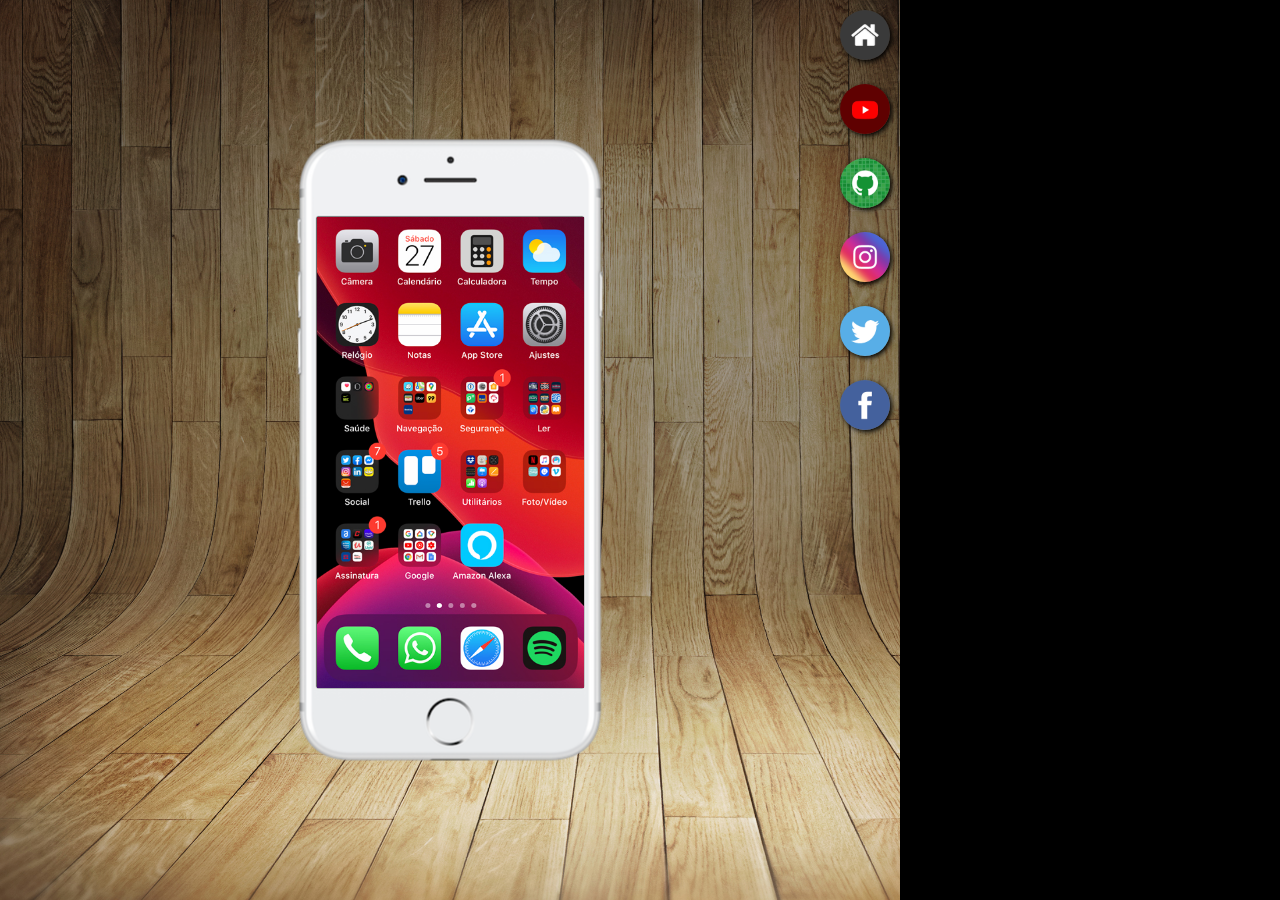
<file: index.html>
<!DOCTYPE html>
<html lang="pt-br">
<head>
    <meta charset="UTF-8">
    <meta name="viewport" content="width=device-width, initial-scale=1.0">
    <link rel="shortcut icon" href="favicon.ico" type="image/x-icon">
    <link rel="stylesheet" href="estilos/style.css">
    <title>Redes Sociais</title>
</head>
<body>
    <main>
        <section id="telefone">
            <iframe src="home.html" name="tela" id="tela" frameborder="0">
                Seu navegador não é compatível com isso.
            </iframe>
        </section>
        <section id="redes-sociais">
            <a href="home.html" target="tela"><img src="imagens/logo-home.jpg" alt="home"></a><br>
            <a href="youtube.html" target="tela"><img src="imagens/logo-youtube.jpg" alt="youtube"></a><br>
            <a href="github.html" target="tela"><img src="imagens/logo-github.jpg" alt="github"></a><br>
            <a href="instagram.html" target="tela"><img src="imagens/logo-instagram.jpg" alt="instagram"></a><br>
            <a href="twitter.html" target="tela"><img src="imagens/logo-twitter.jpg" alt="twitter"></a><br>
            <a href="facebook.html" target="tela"><img src="imagens/logo-facebook.jpg" alt="facebook"></a><br>
        </section>
    </main>
</body>
</html>
</file>
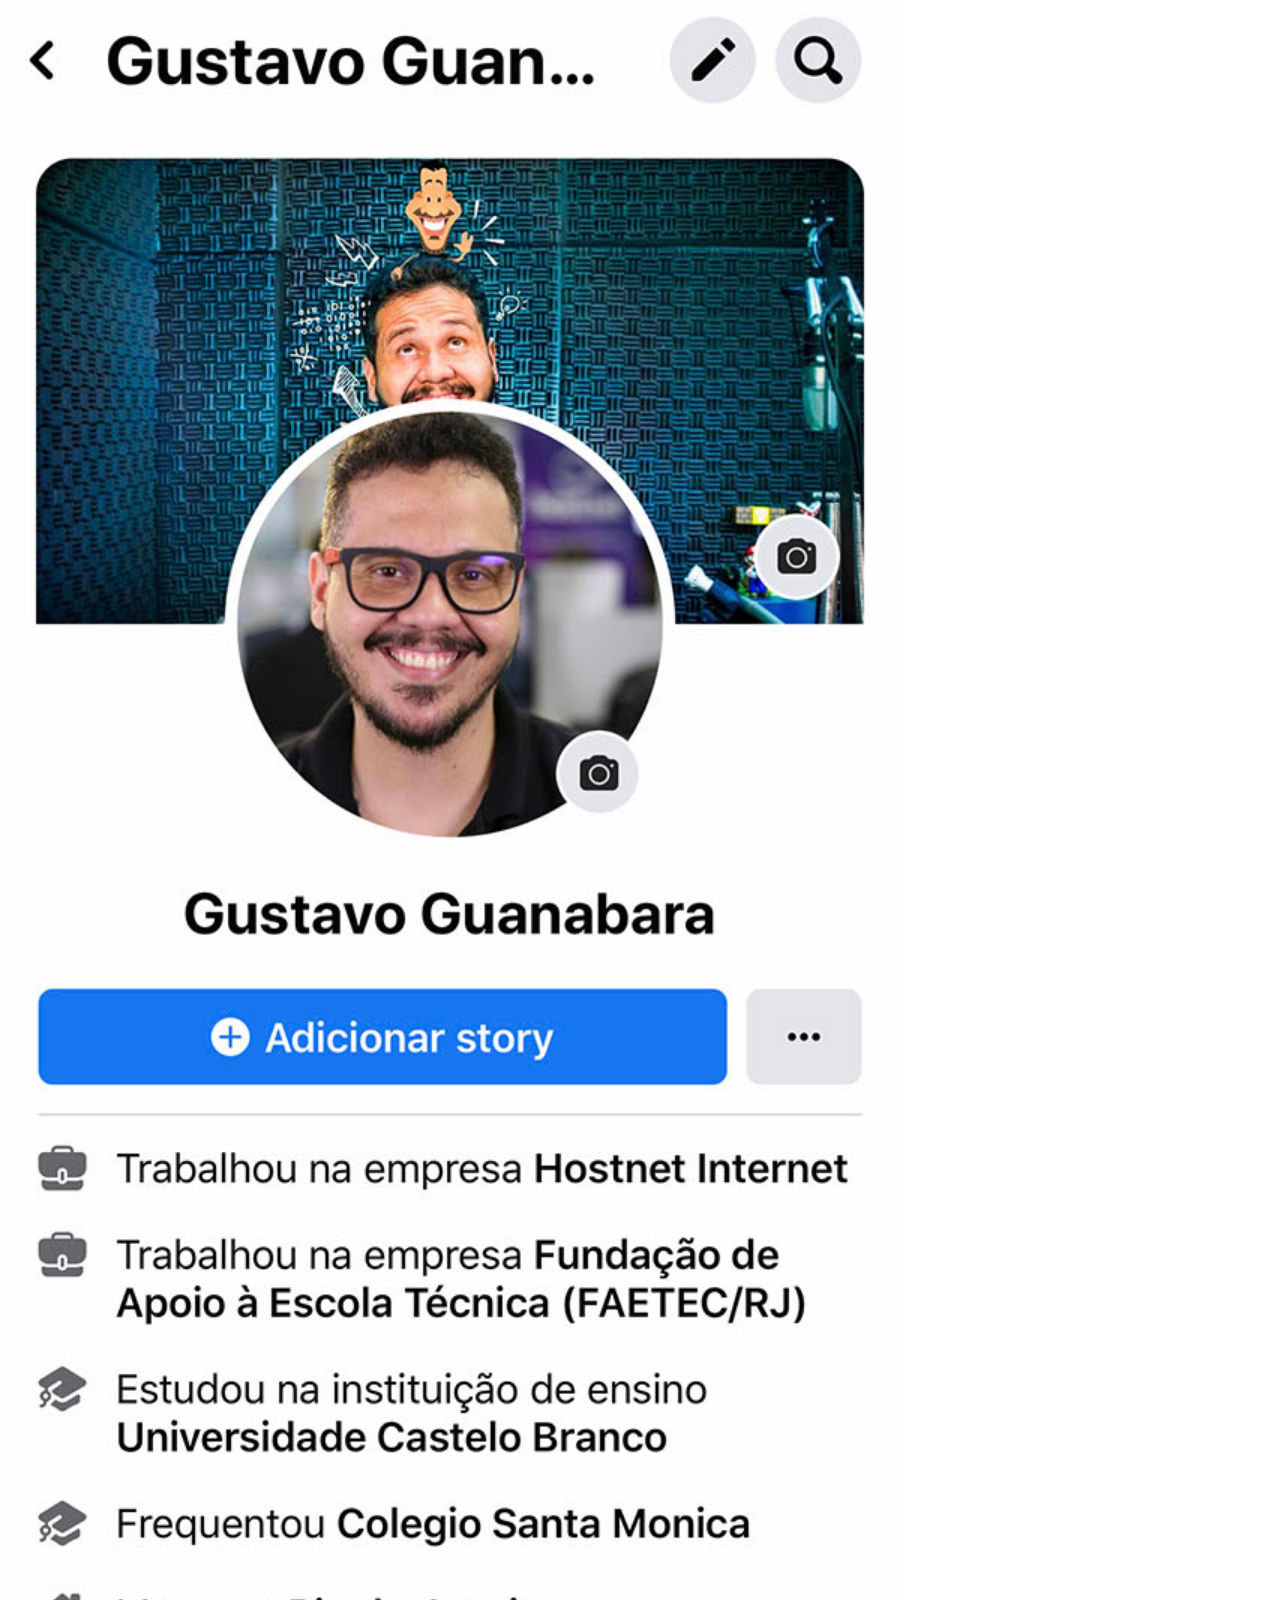
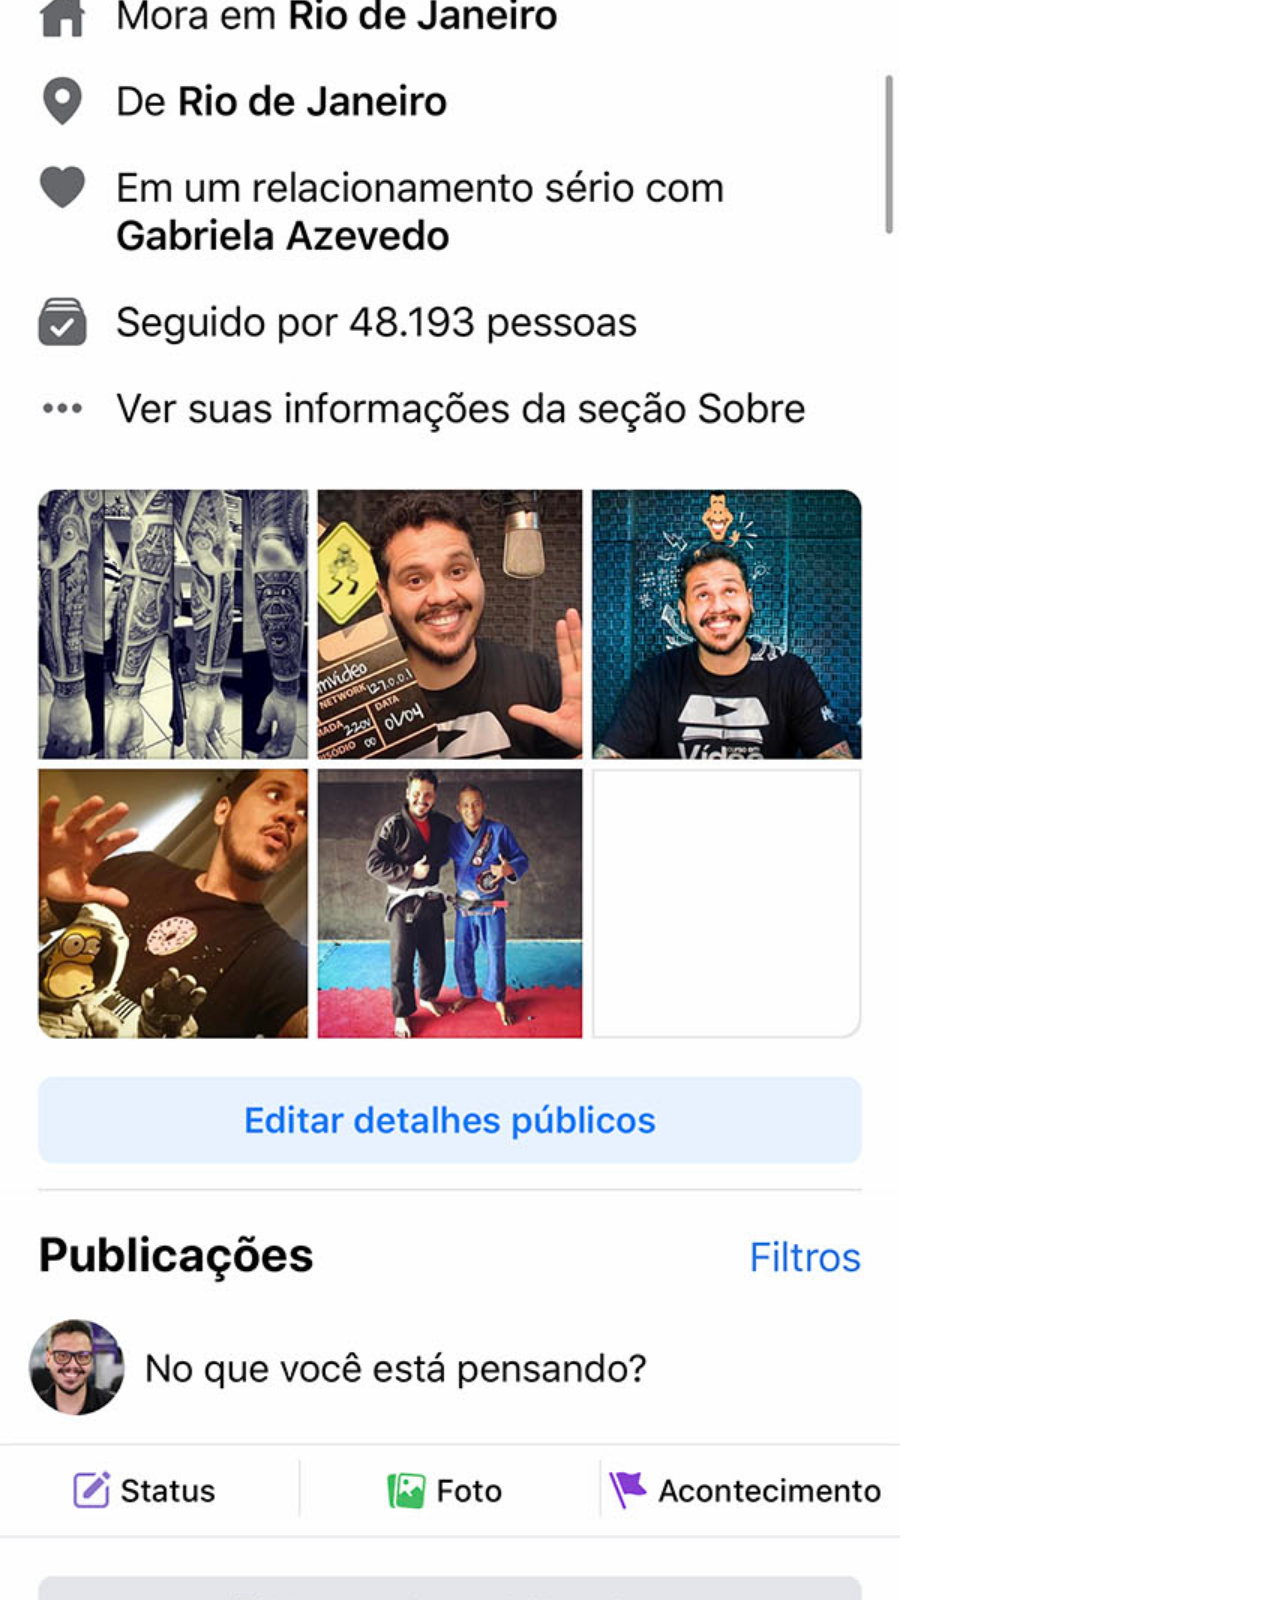
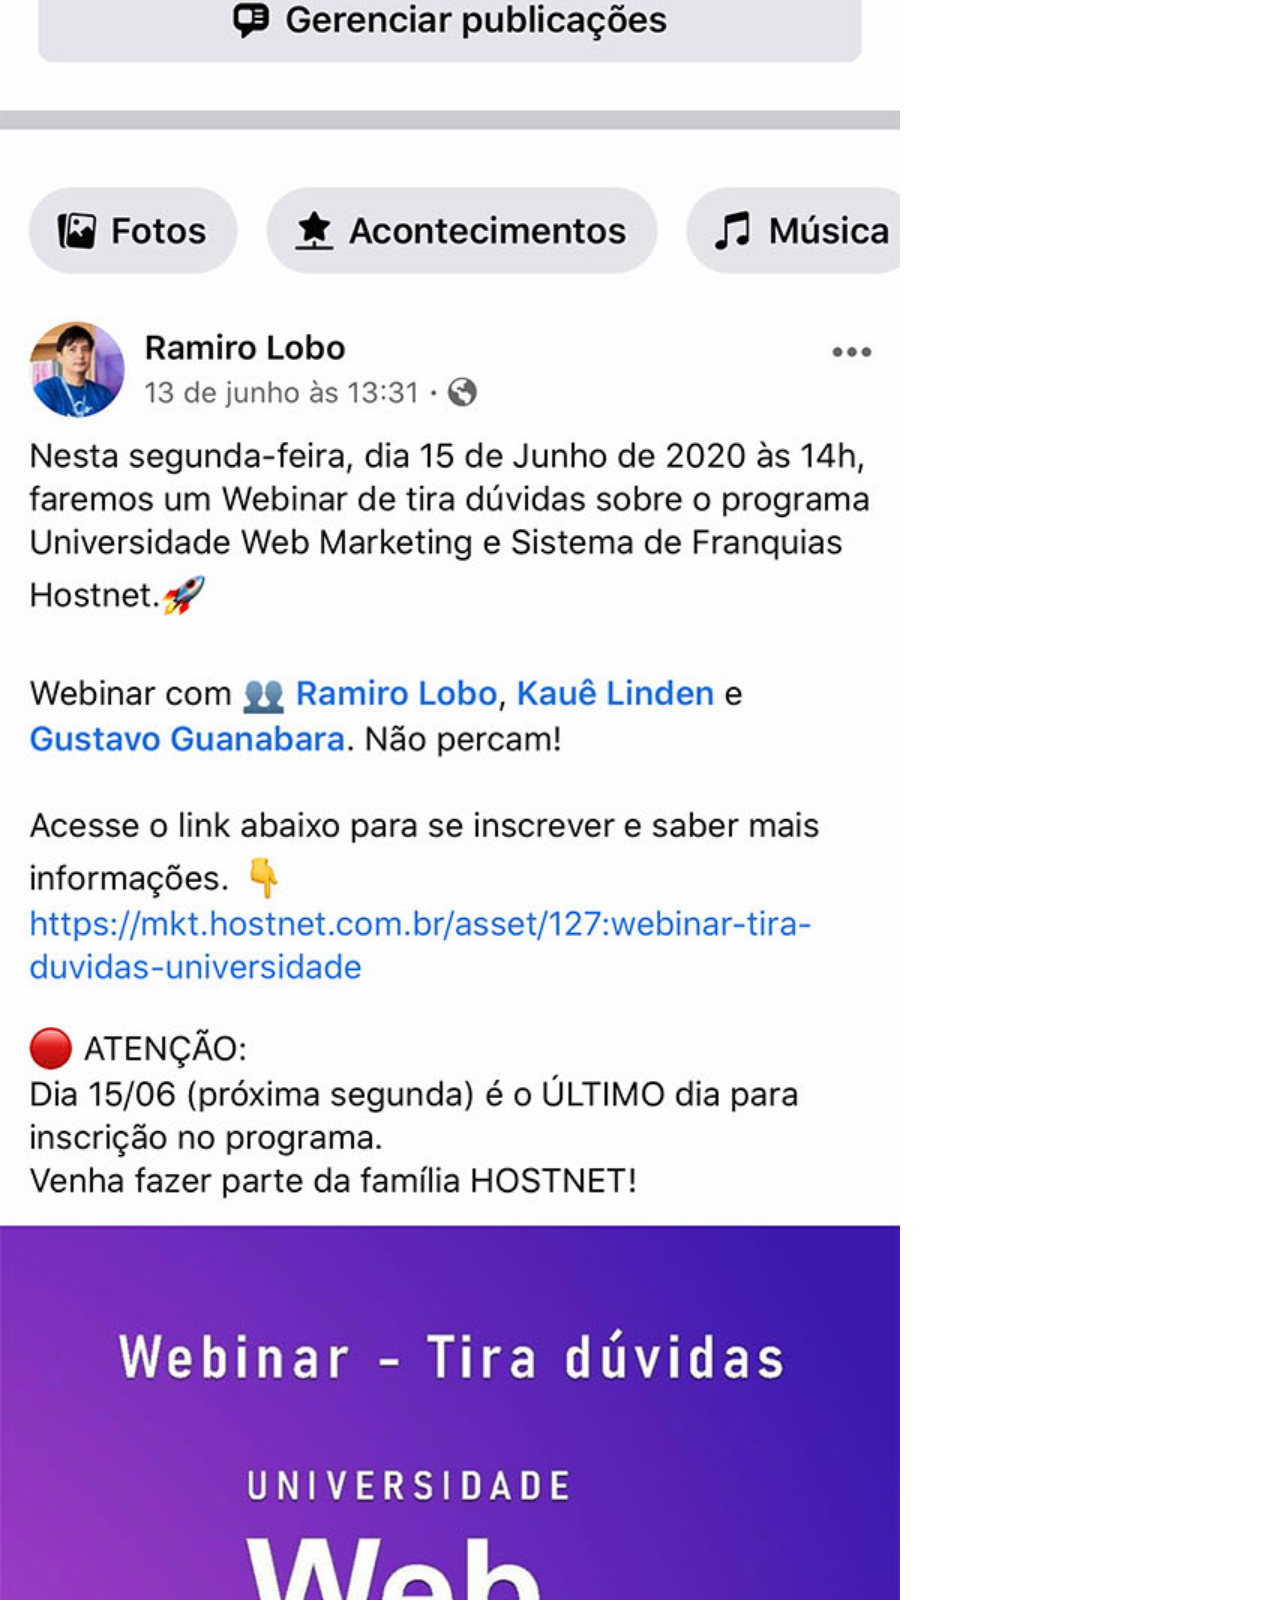
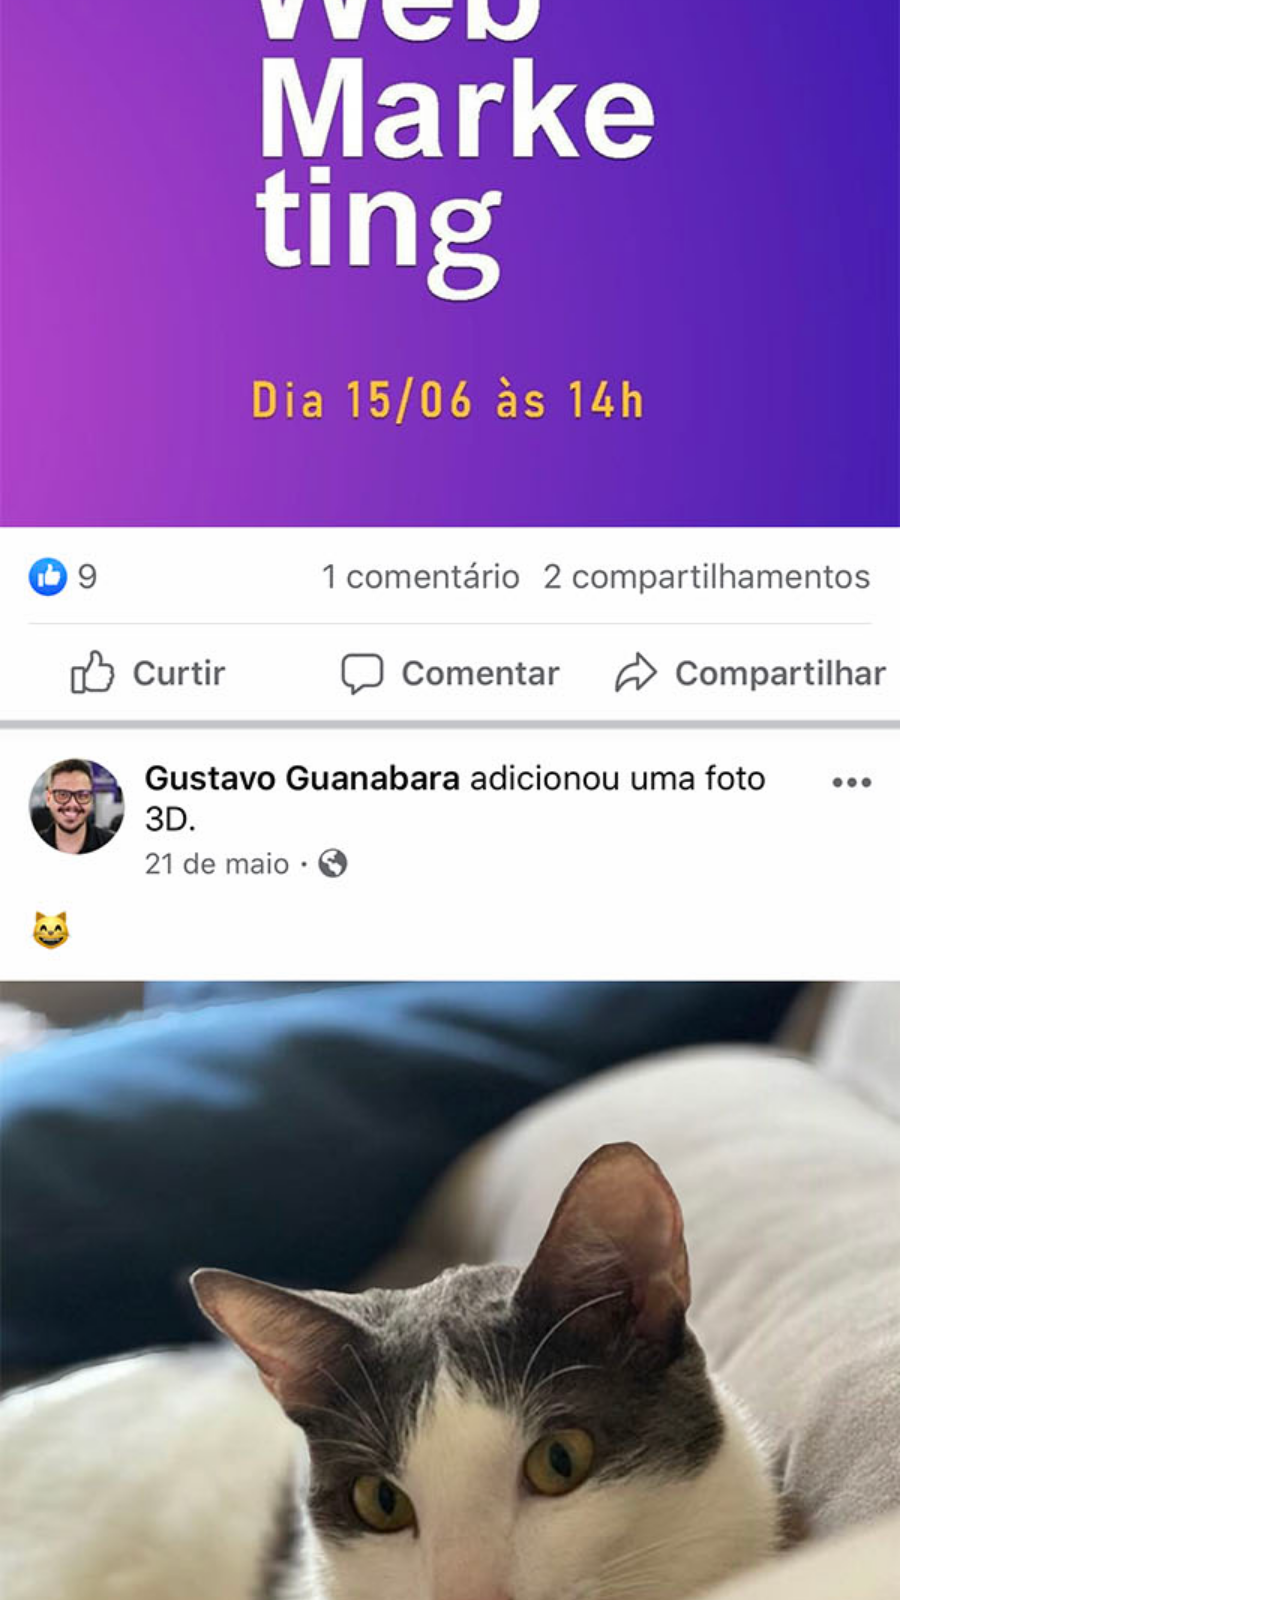
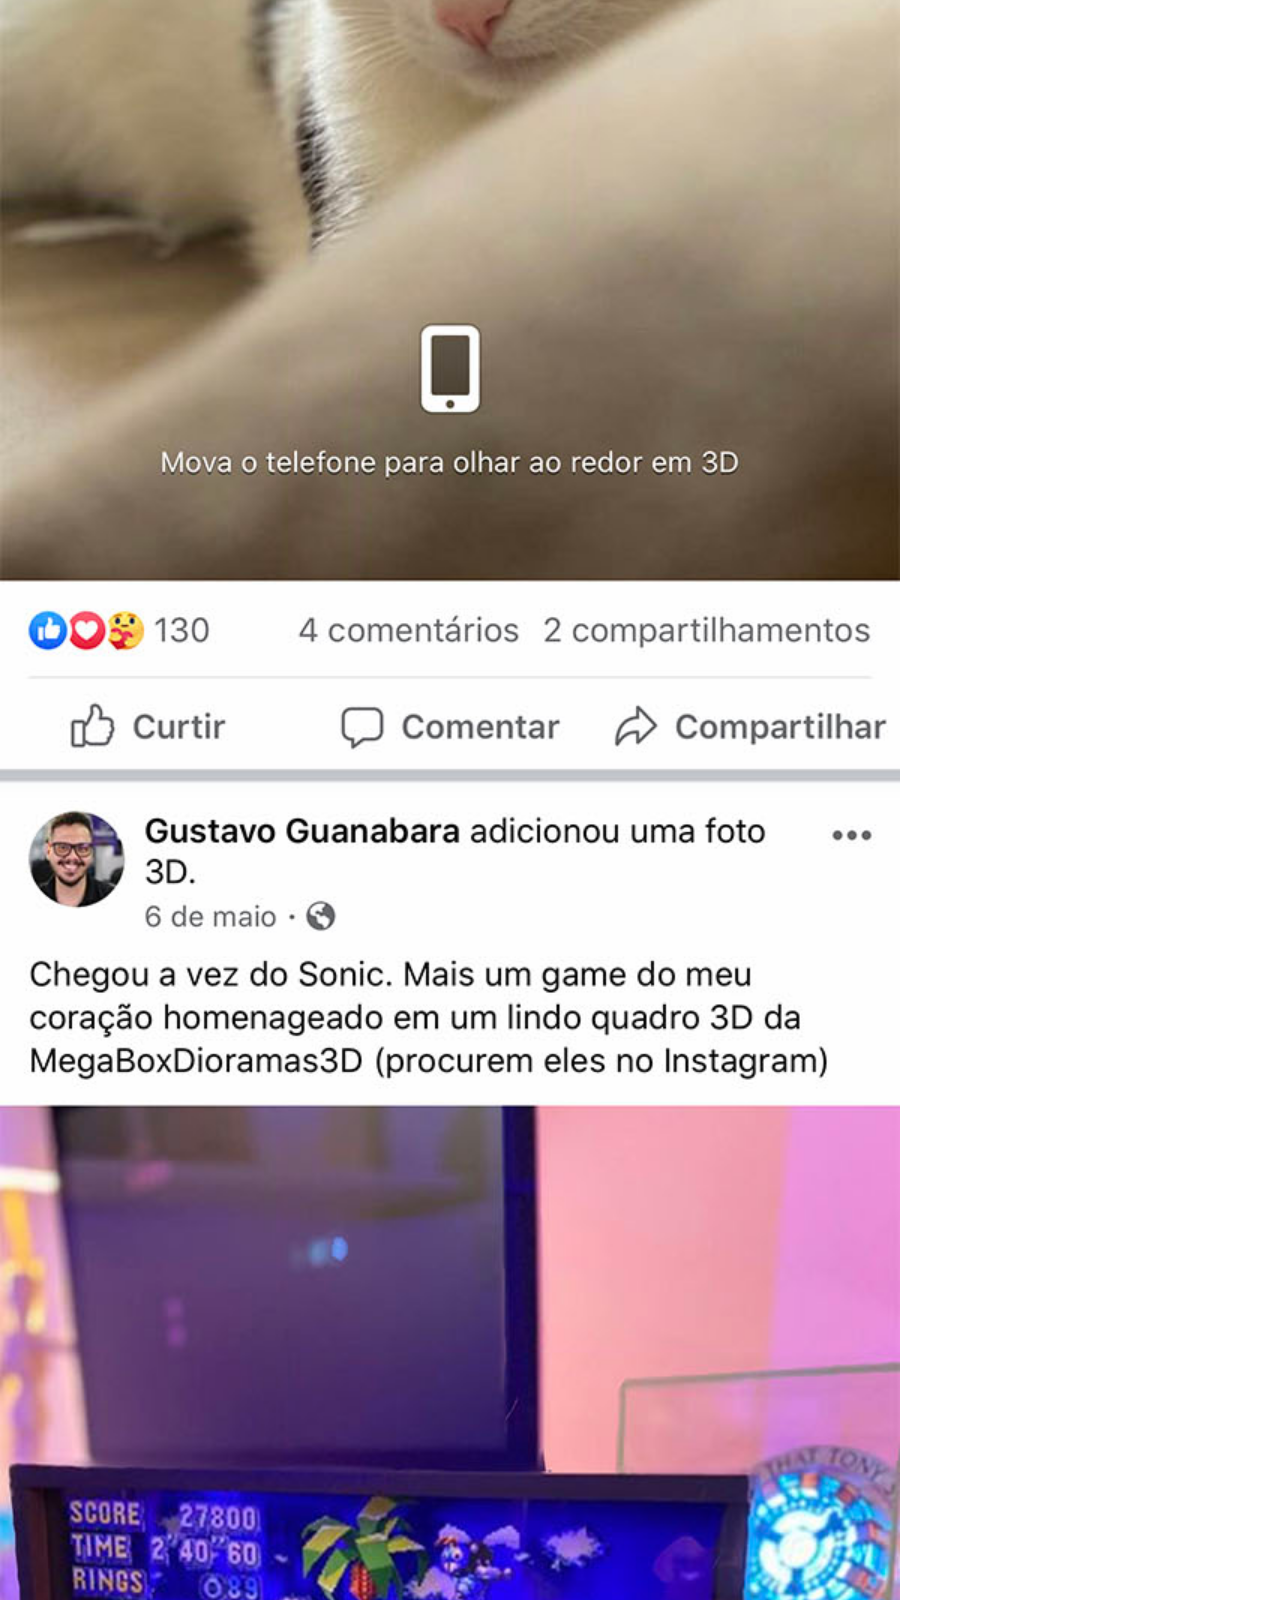
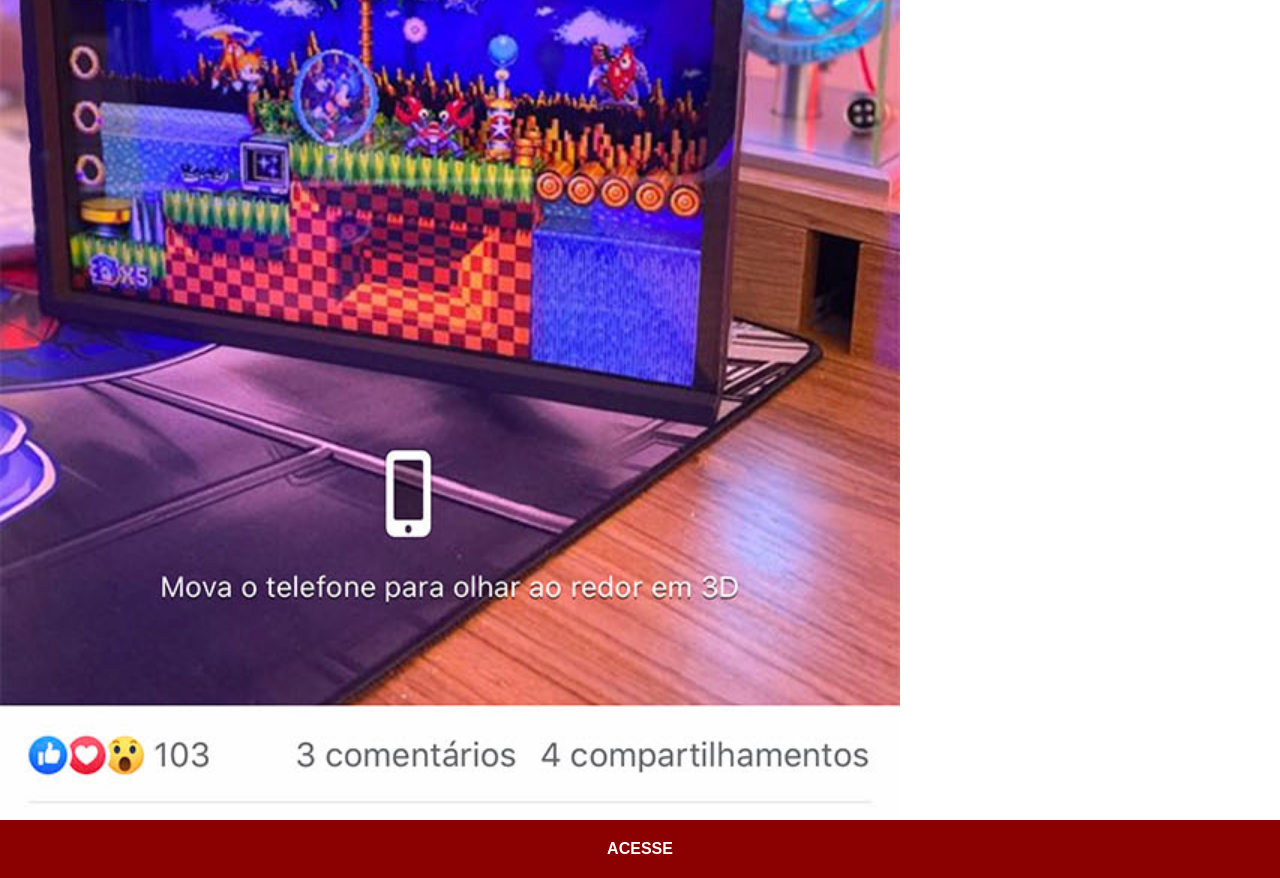
<file: facebook.html>
<!DOCTYPE html>
<html lang="pt-br">
<head>
    <meta charset="UTF-8">
    <meta name="viewport" content="width=device-width, initial-scale=1.0">
    <title>Facebook</title>
    <link rel="stylesheet" href="estilos/social.css">
</head>
<body>
    <img src="imagens/tela-facebook.jpg" alt="facebook">
    <a href="https://www.bing.com/ck/a?!&&p=a64a0b52bba3e13f475174df7dd69cb9c8c4a71013e3e906eace681cbf86d0ecJmltdHM9MTc3OTMyMTYwMA&ptn=3&ver=2&hsh=4&fclid=1220b5b5-e20b-6c87-1b92-a34ee35f6d19&psq=gustavo+guanabara+facebook&u=a1aHR0cHM6Ly93d3cuZmFjZWJvb2suY29tL2d1c3Rhdm9ndWFuYWJhcmEv" target="_blank">ACESSE</a>
</body>
</html>
</file>
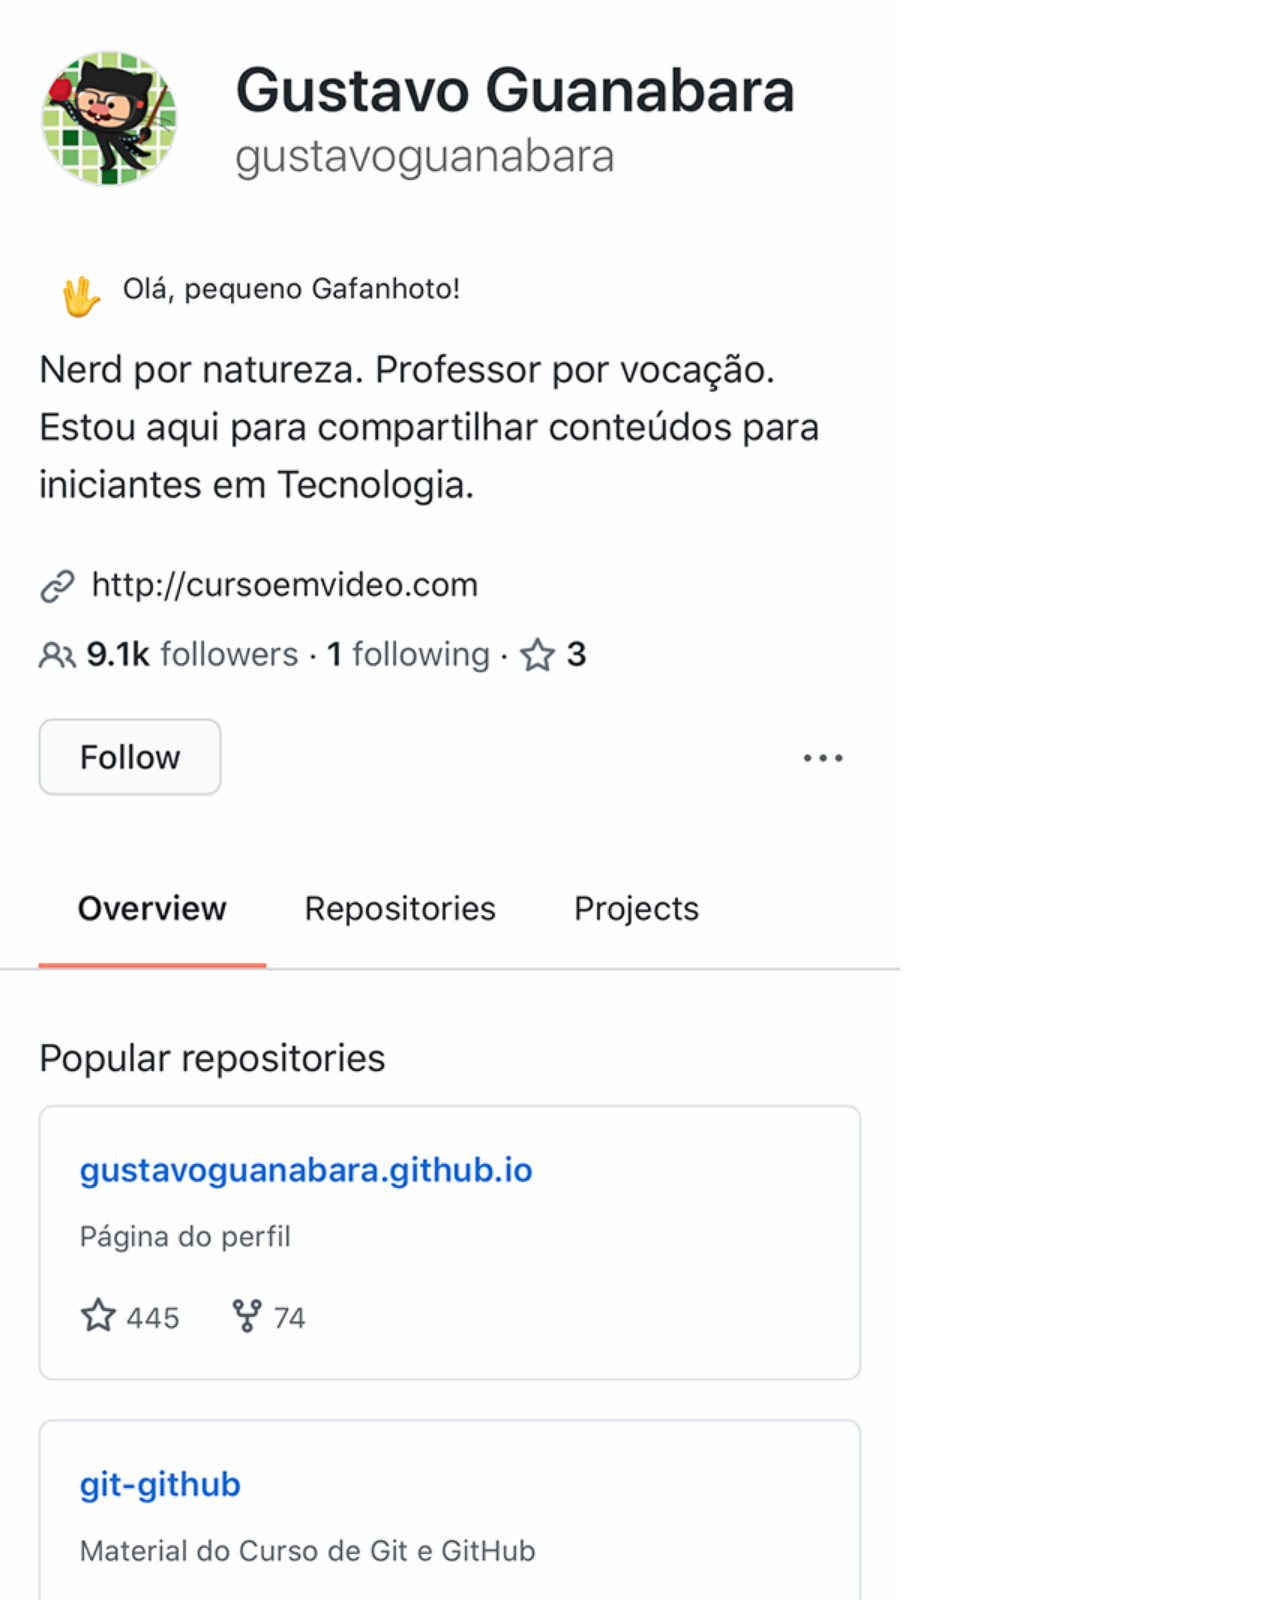
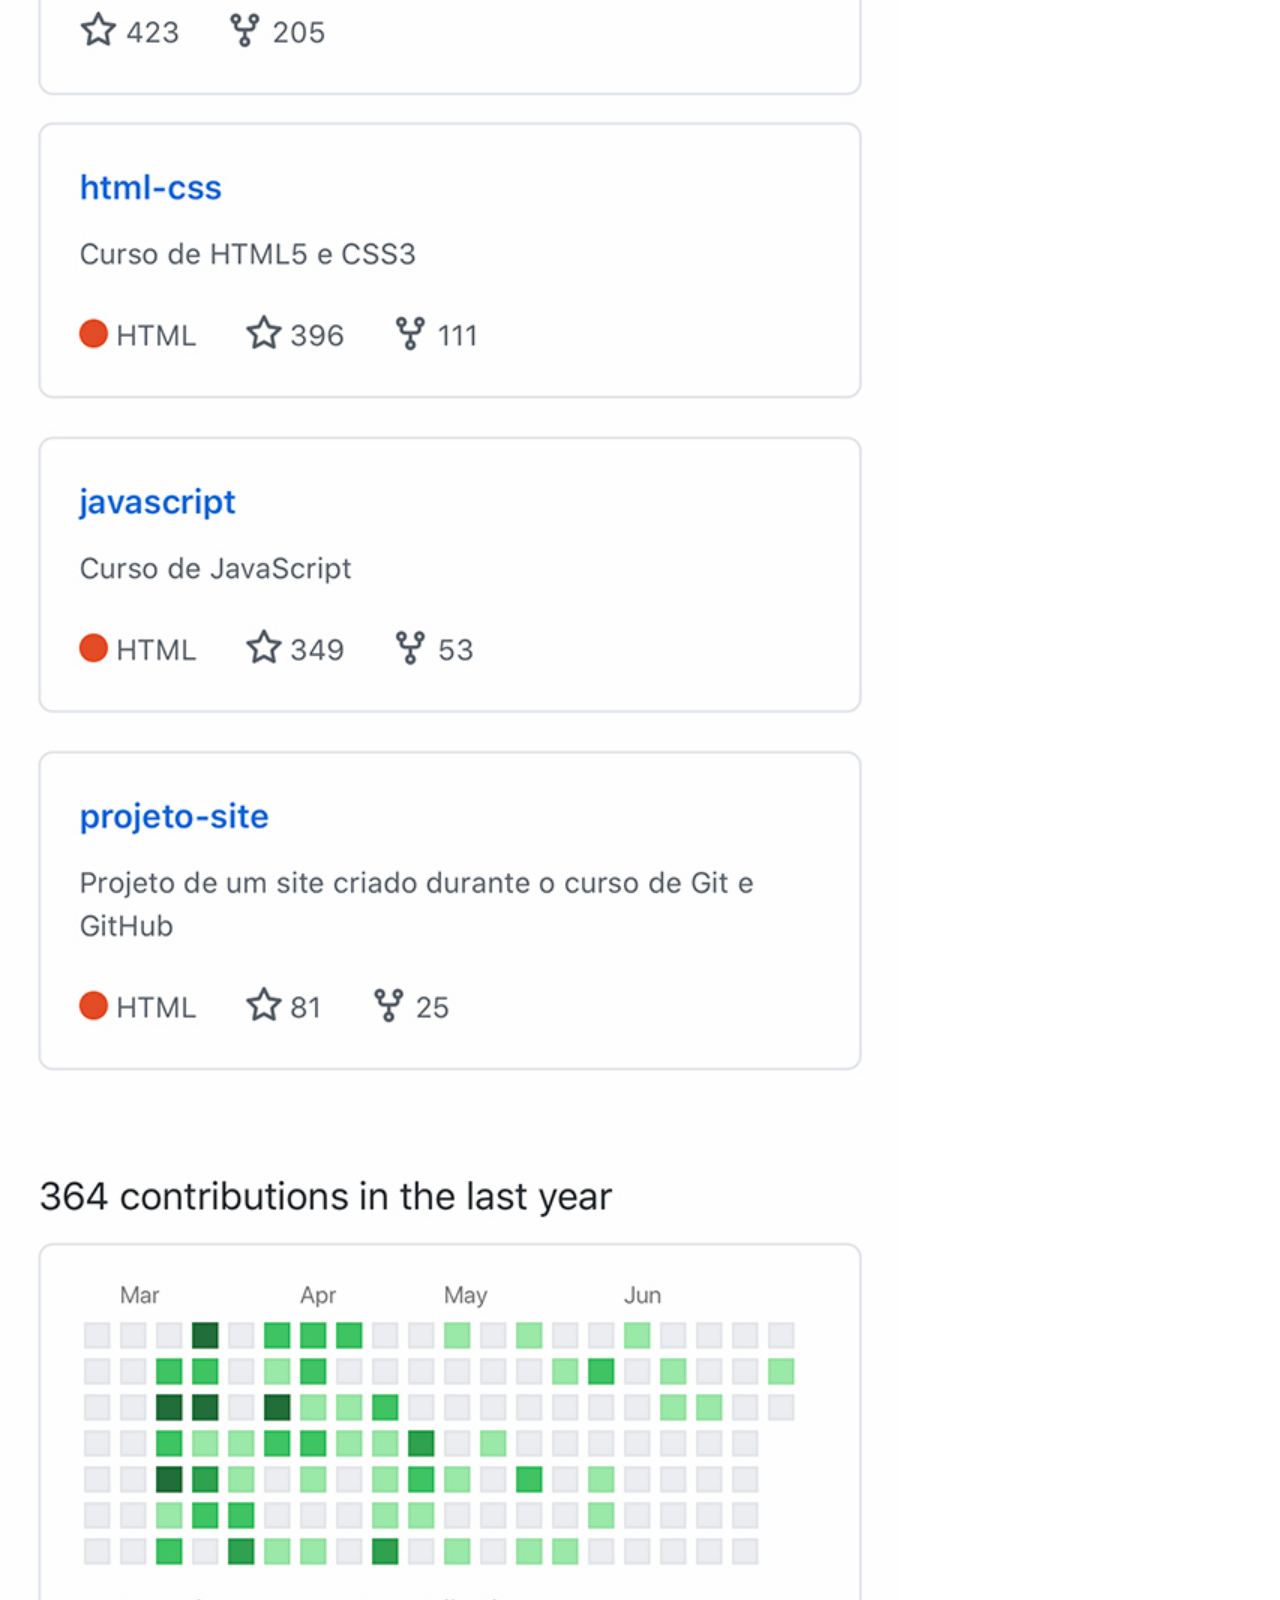
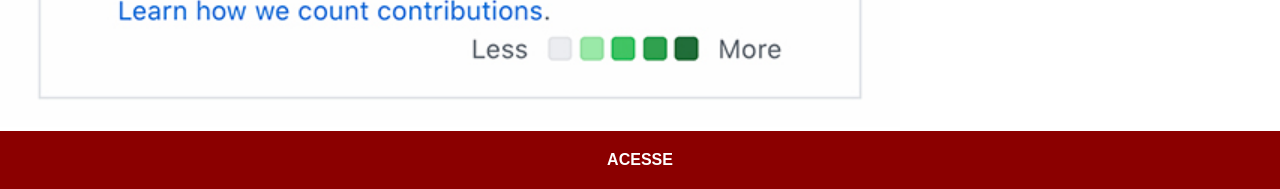
<file: github.html>
<!DOCTYPE html>
<html lang="pt-br">
<head>
    <meta charset="UTF-8">
    <meta name="viewport" content="width=device-width, initial-scale=1.0">
    <title>Github</title>
    <link rel="stylesheet" href="estilos/social.css">
</head>
<body>
    <img src="imagens/tela-github.jpg" alt="github">
    <a href="https://www.youtube.com/@cursoemvideo" target="_blank">ACESSE</a>
</body>
</html>
</file>
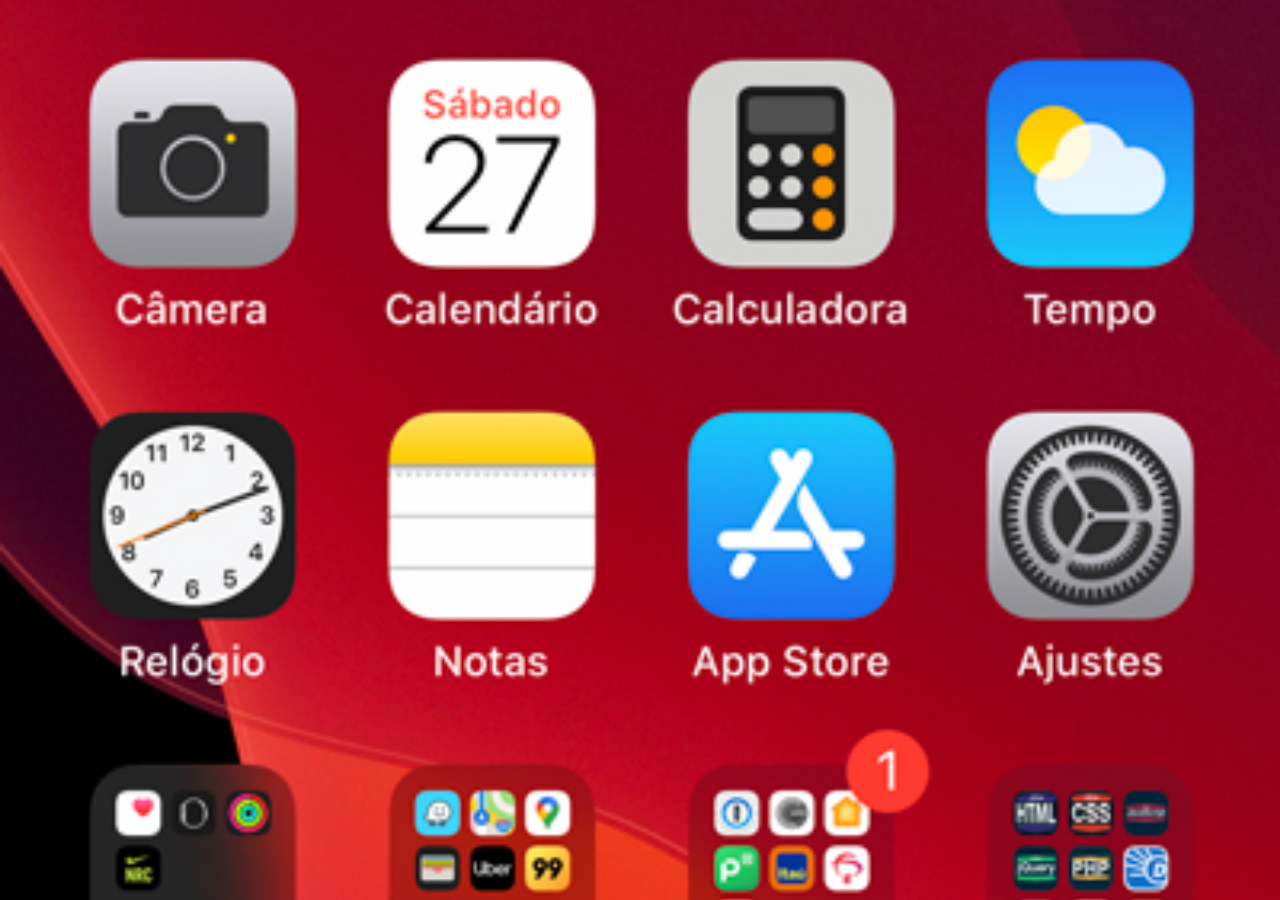
<file: home.html>
<!DOCTYPE html>
<html lang="pt-br">
<head>
    <meta charset="UTF-8">
    <meta name="viewport" content="width=device-width, initial-scale=1.0">
    <title>Home</title>
    <style>
        * {
            margin: 0px;
            padding: 0px;
        }

        body {
            width: 100vh;
            height: 100vh;
            background: black url('imagens/tela-home.jpg') no-repeat top center;
            background-size: cover;
        }
    </style>
</head>
<body>
    
</body>
</html>
</file>
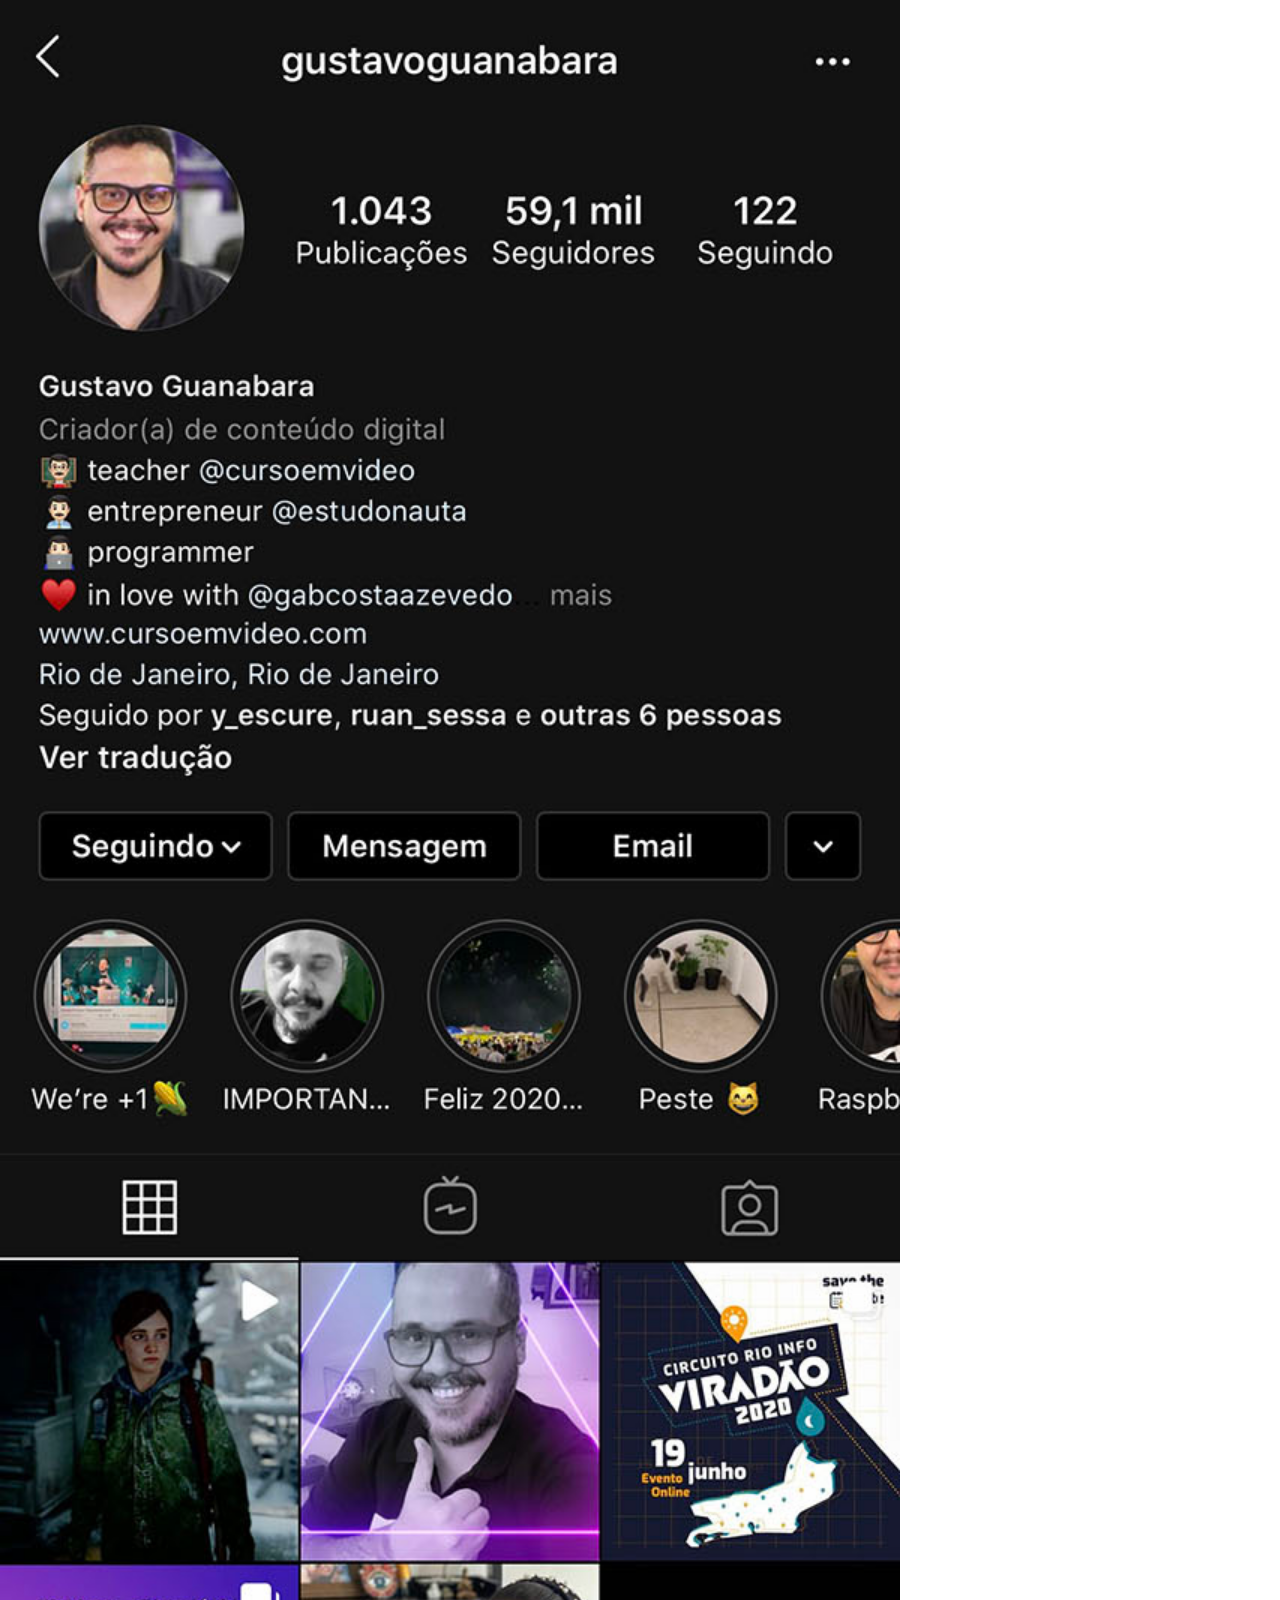
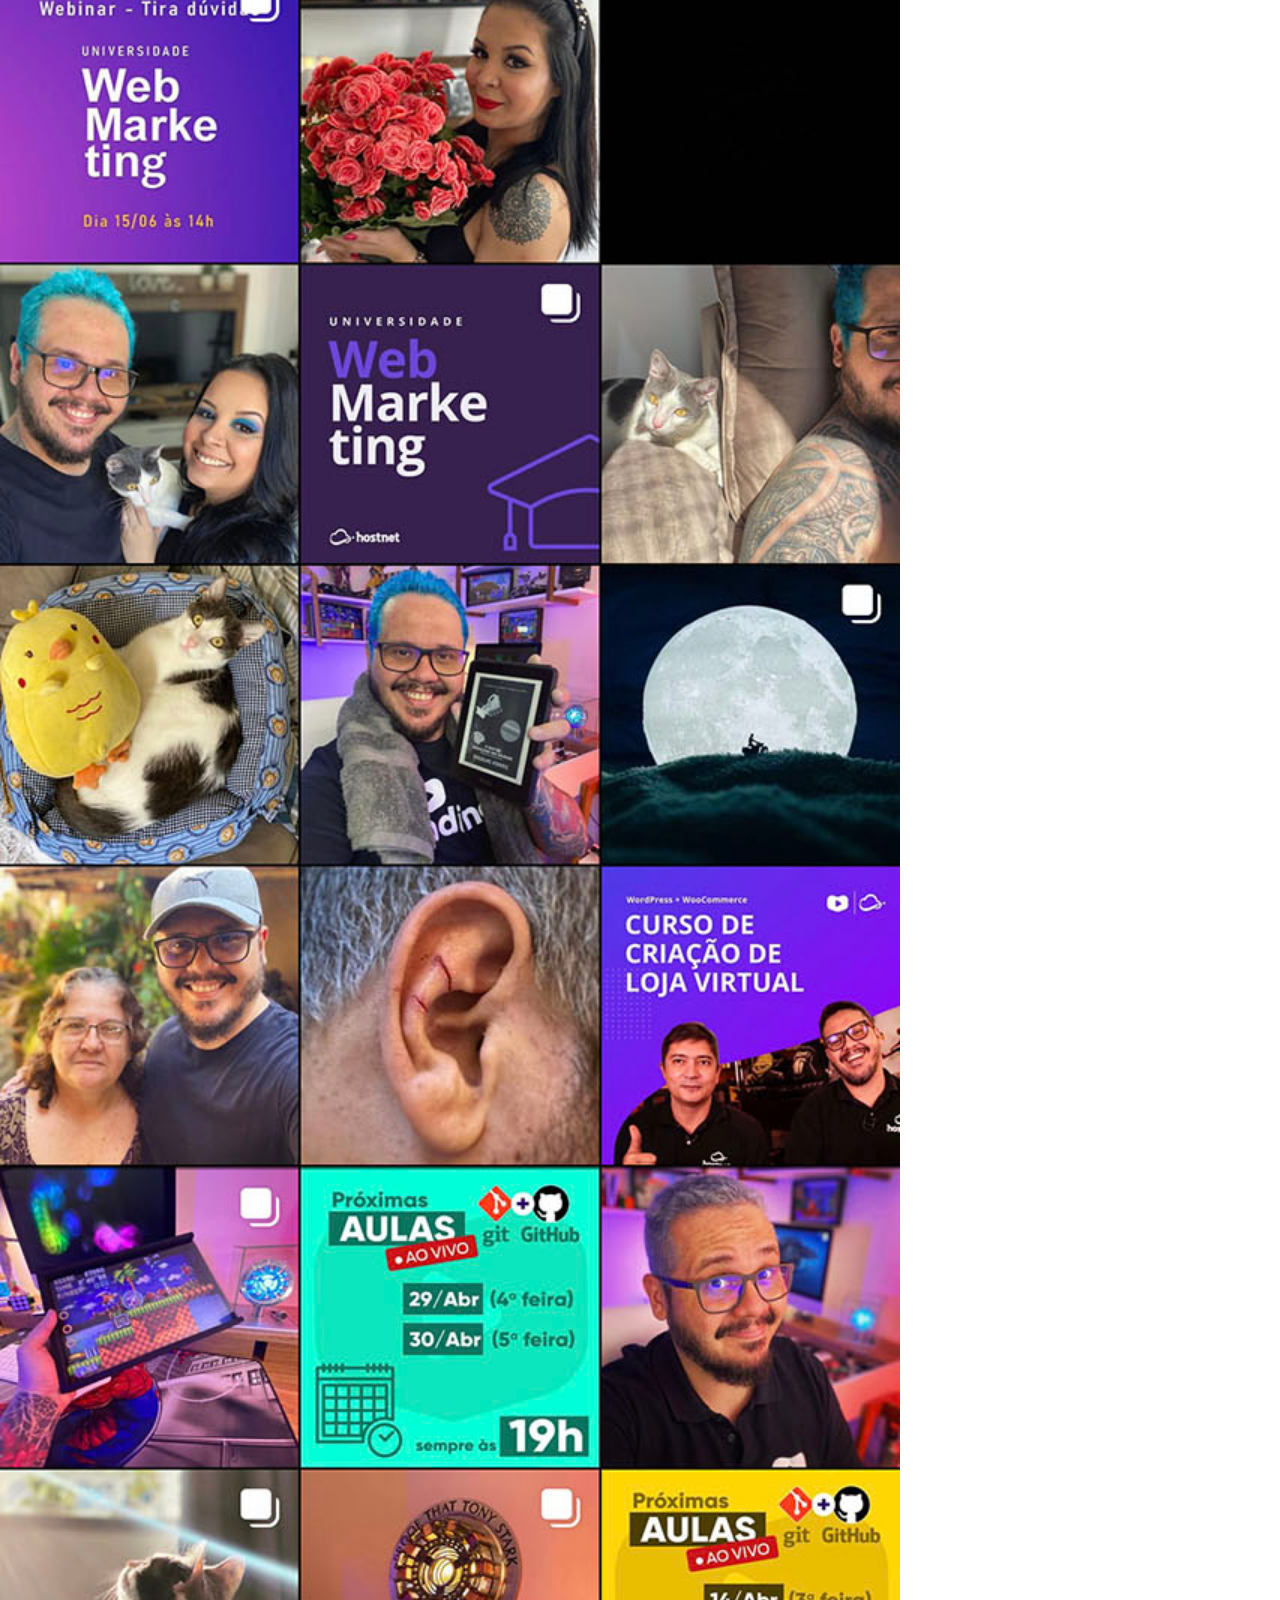
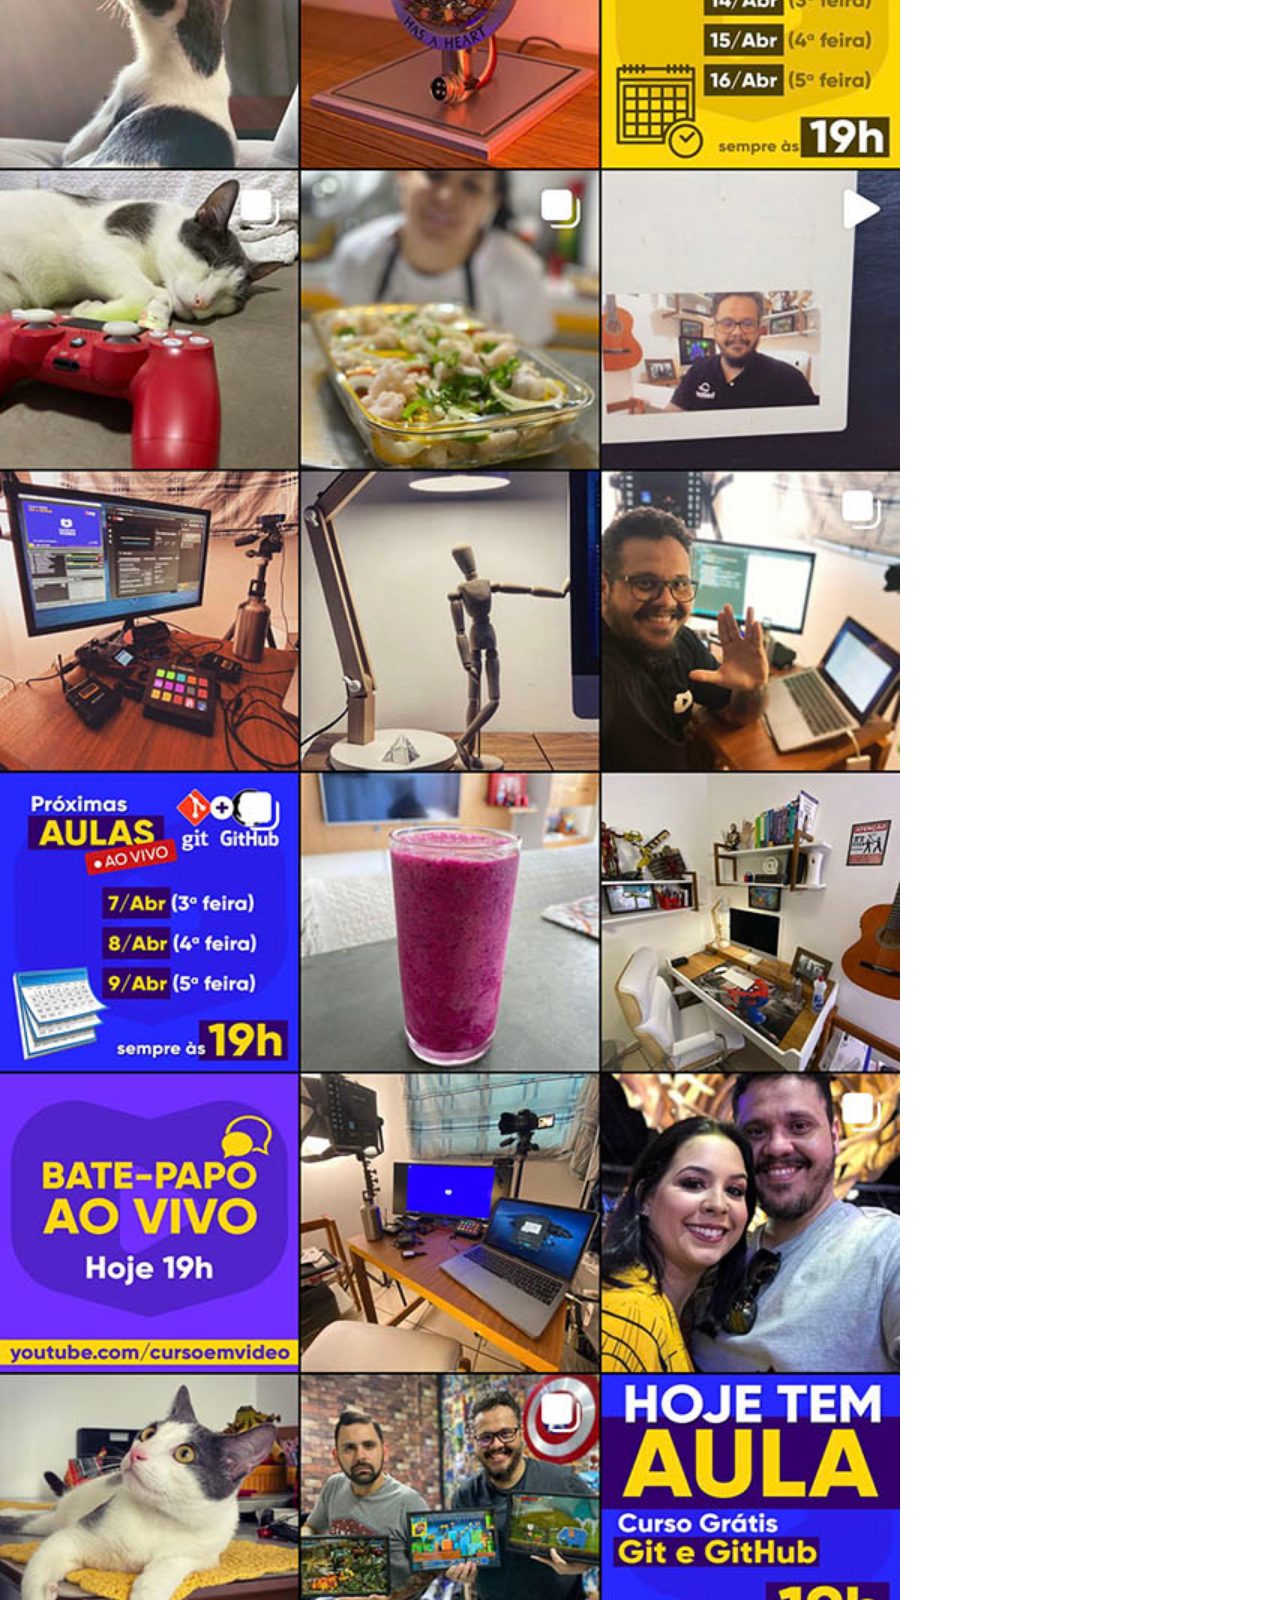
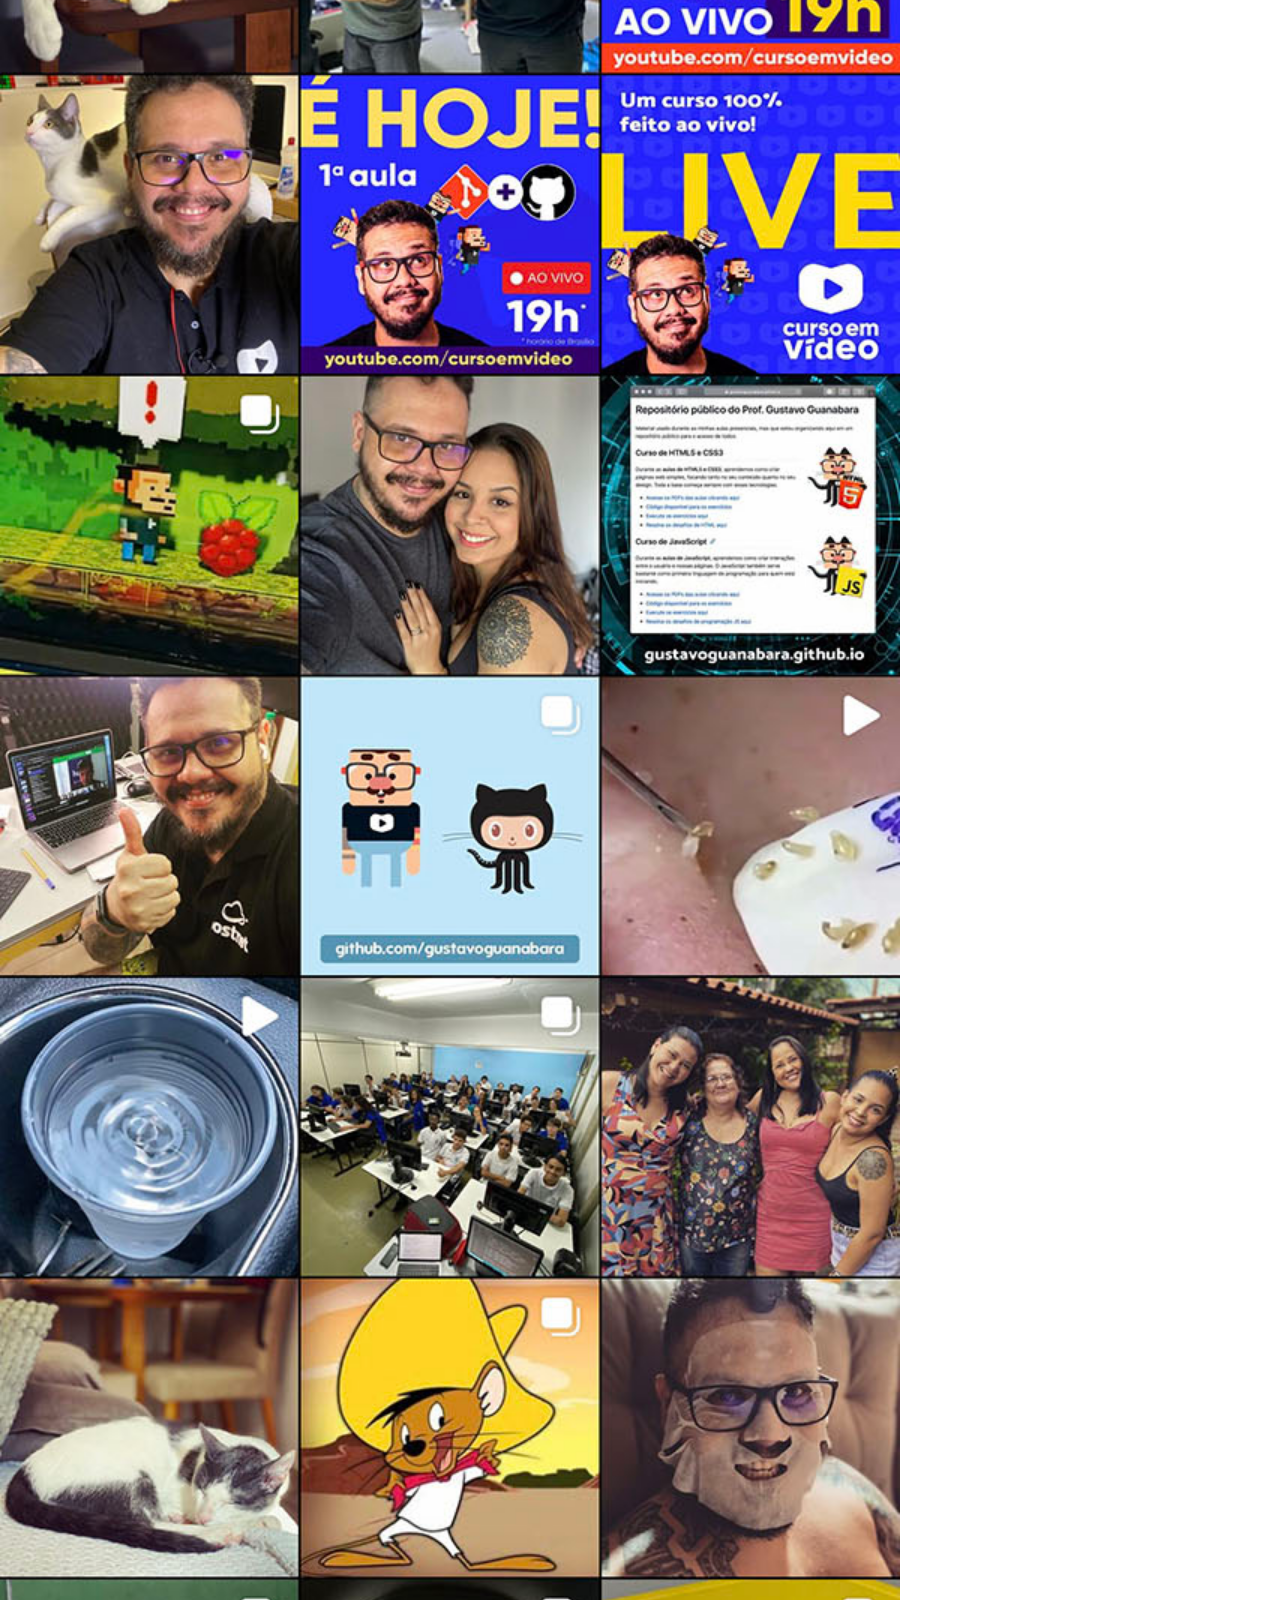
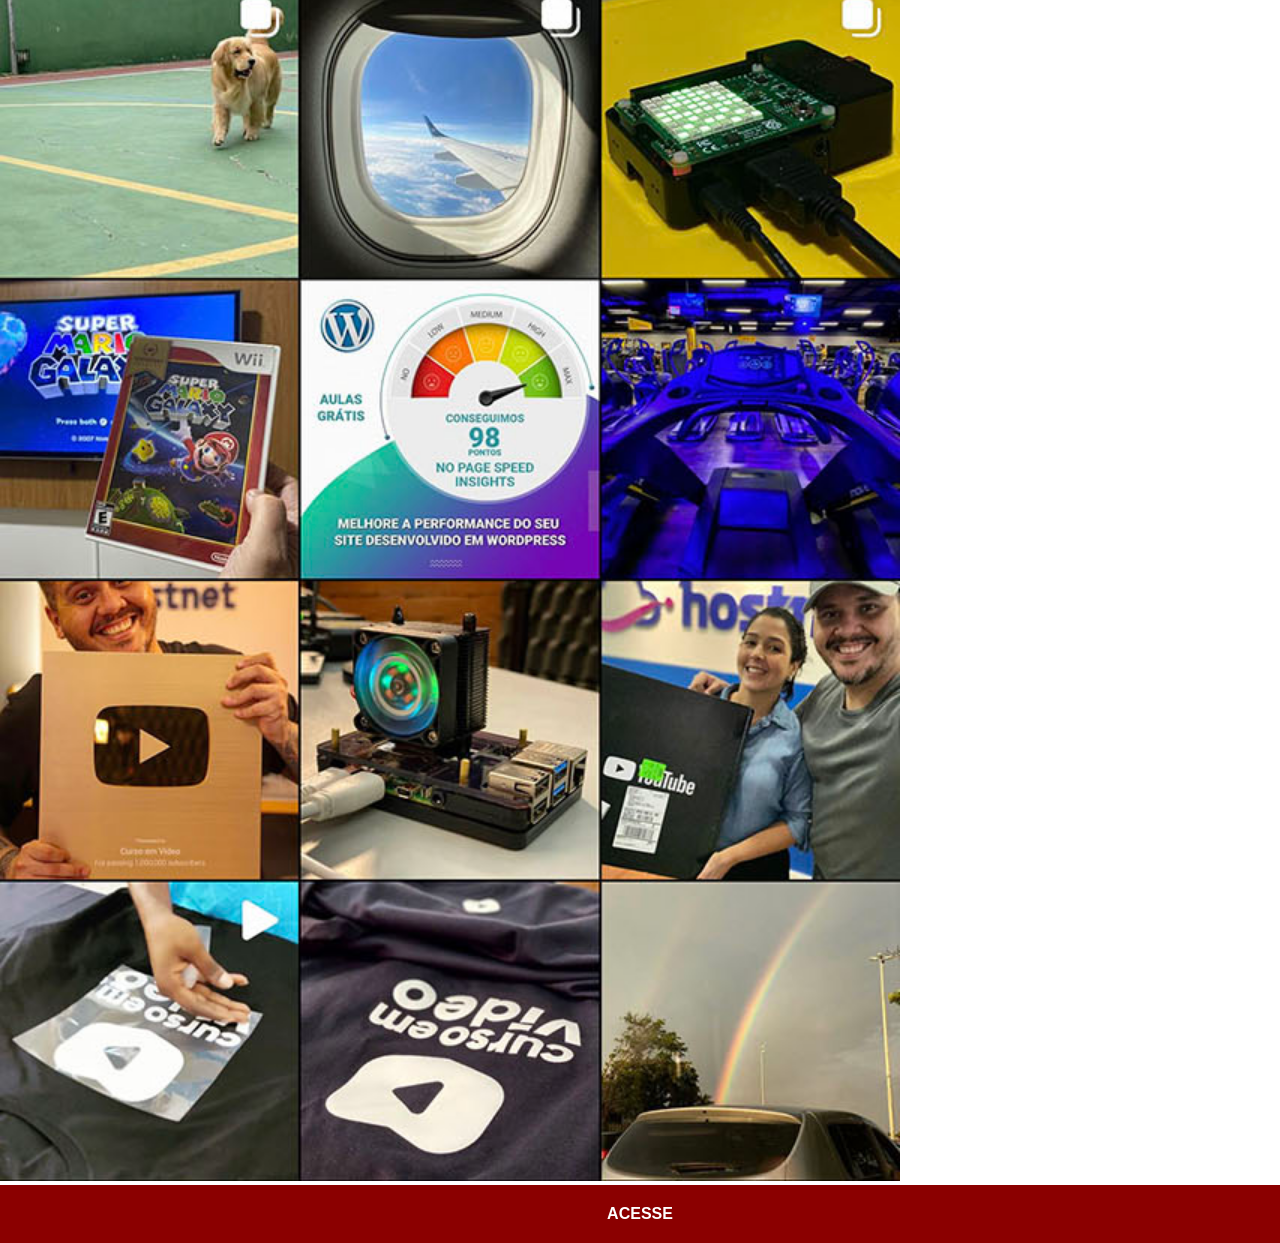
<file: instagram.html>
<!DOCTYPE html>
<html lang="pt-br">
<head>
    <meta charset="UTF-8">
    <meta name="viewport" content="width=device-width, initial-scale=1.0">
    <title>Instagram</title>
    <link rel="stylesheet" href="estilos/social.css">
</head>
<body>
    <img src="imagens/tela-instagram.jpg" alt="instagram">
    <a href="https://www.bing.com/ck/a?!&&p=797e0b16a0910e0641e32be7d912885a7eaa74e8fd02da804cc68ea7eda8b91fJmltdHM9MTc3OTMyMTYwMA&ptn=3&ver=2&hsh=4&fclid=1220b5b5-e20b-6c87-1b92-a34ee35f6d19&psq=gustavoguanabara+instagram&u=a1aHR0cHM6Ly93d3cuaW5zdGFncmFtLmNvbS9ndXN0YXZvZ3VhbmFiYXJhLw">ACESSE</a>
</body>
</html>
</file>
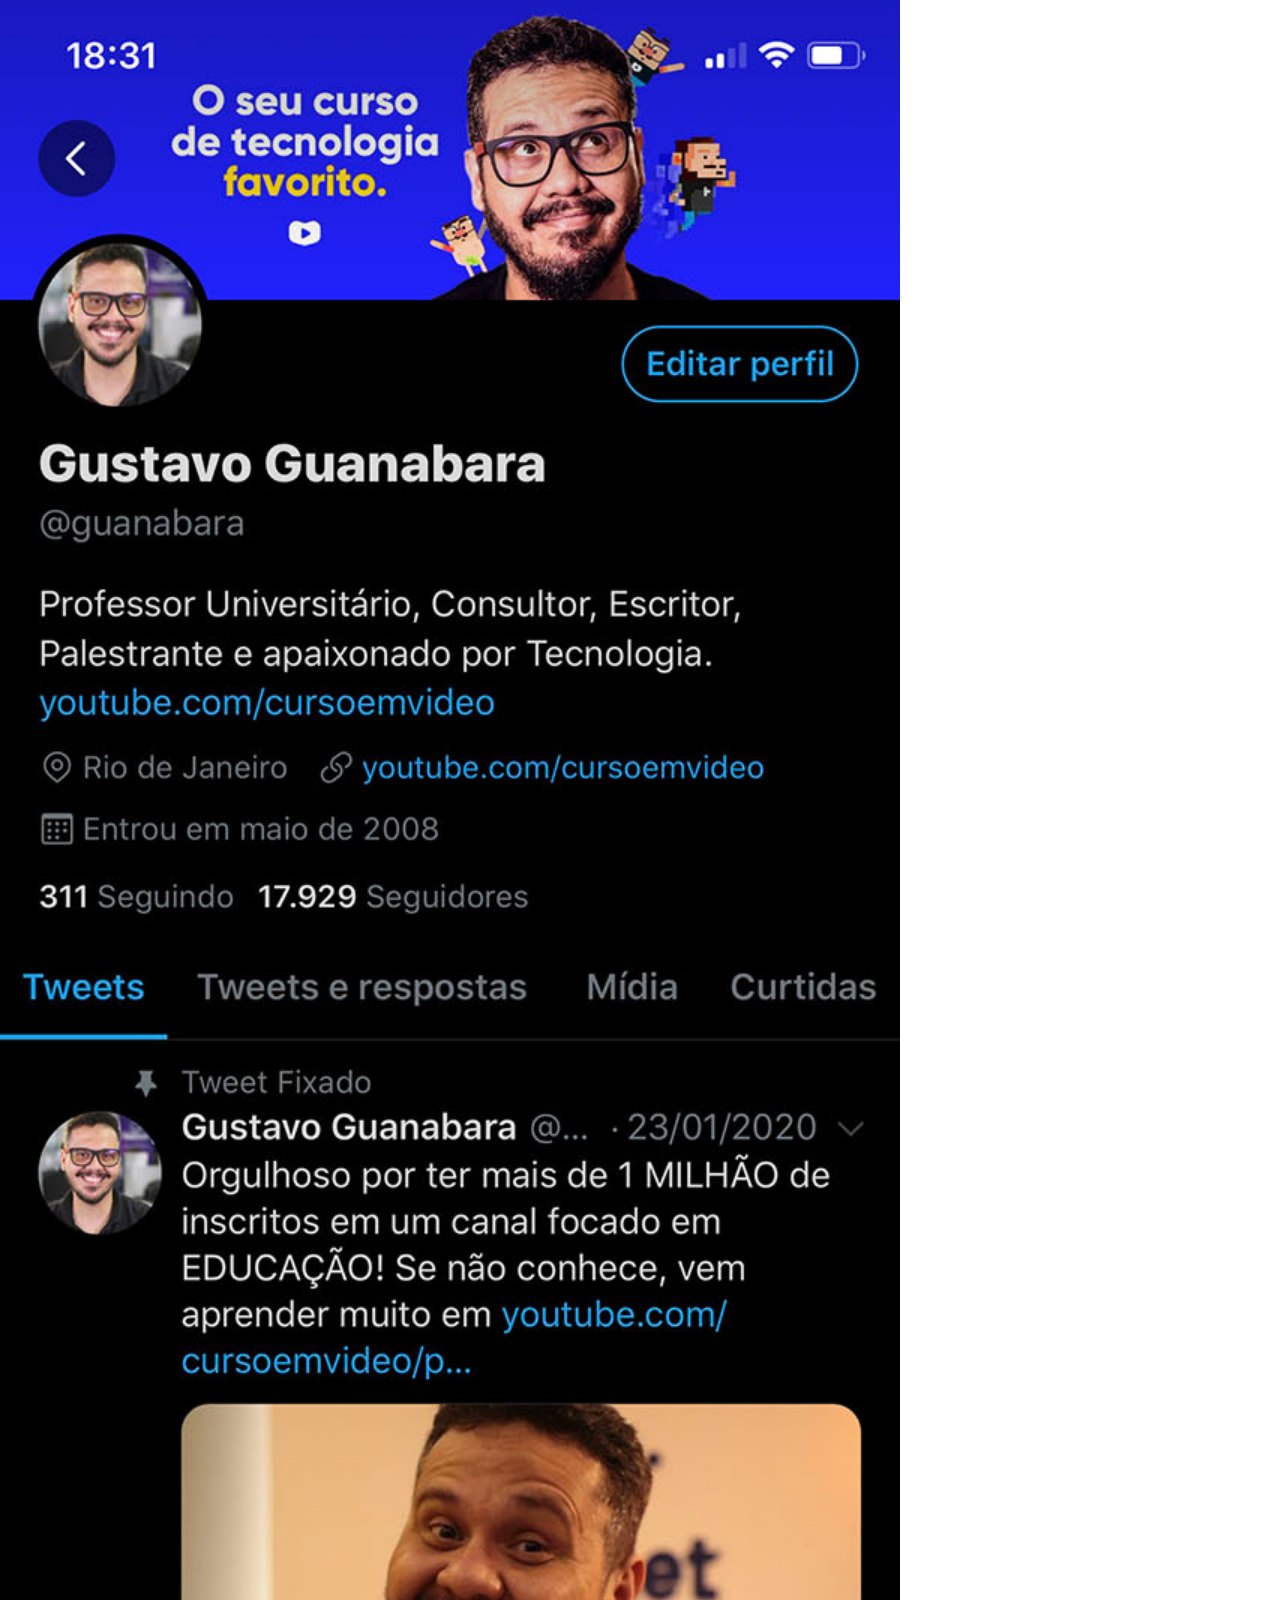
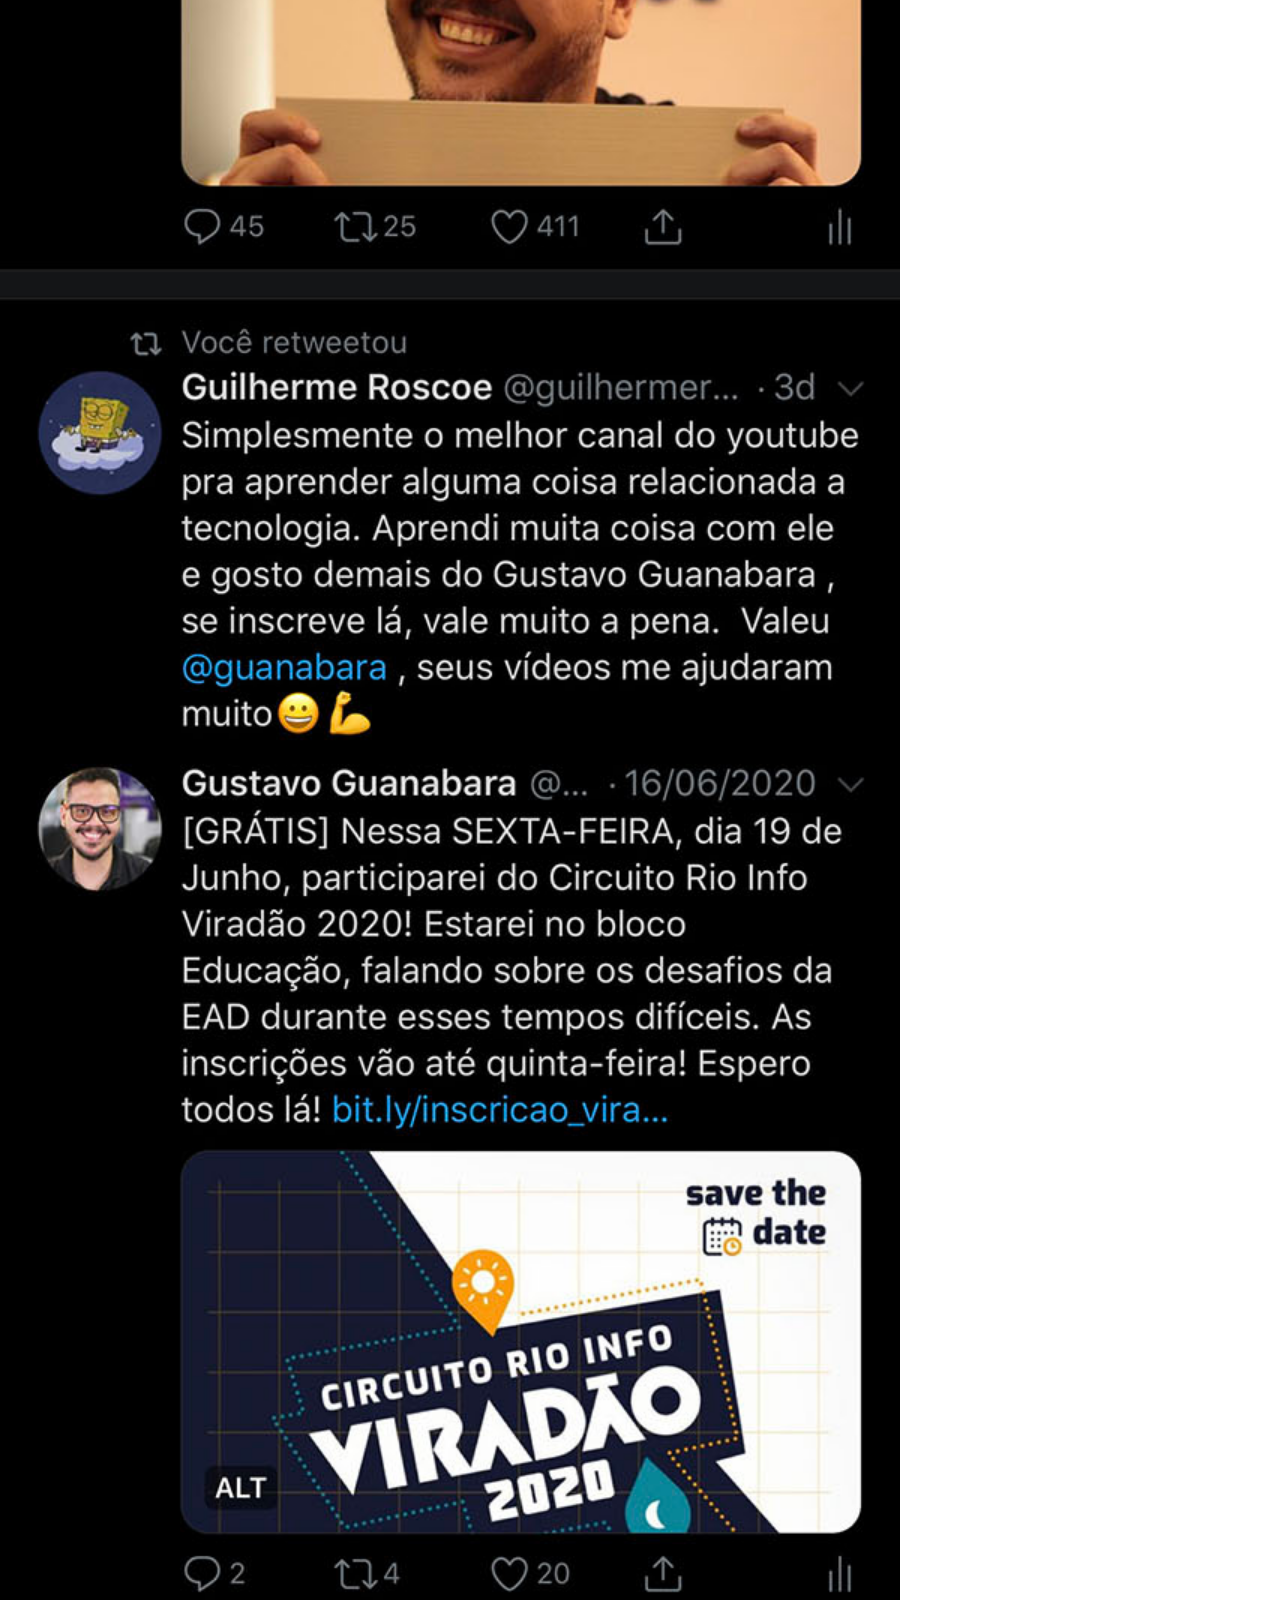
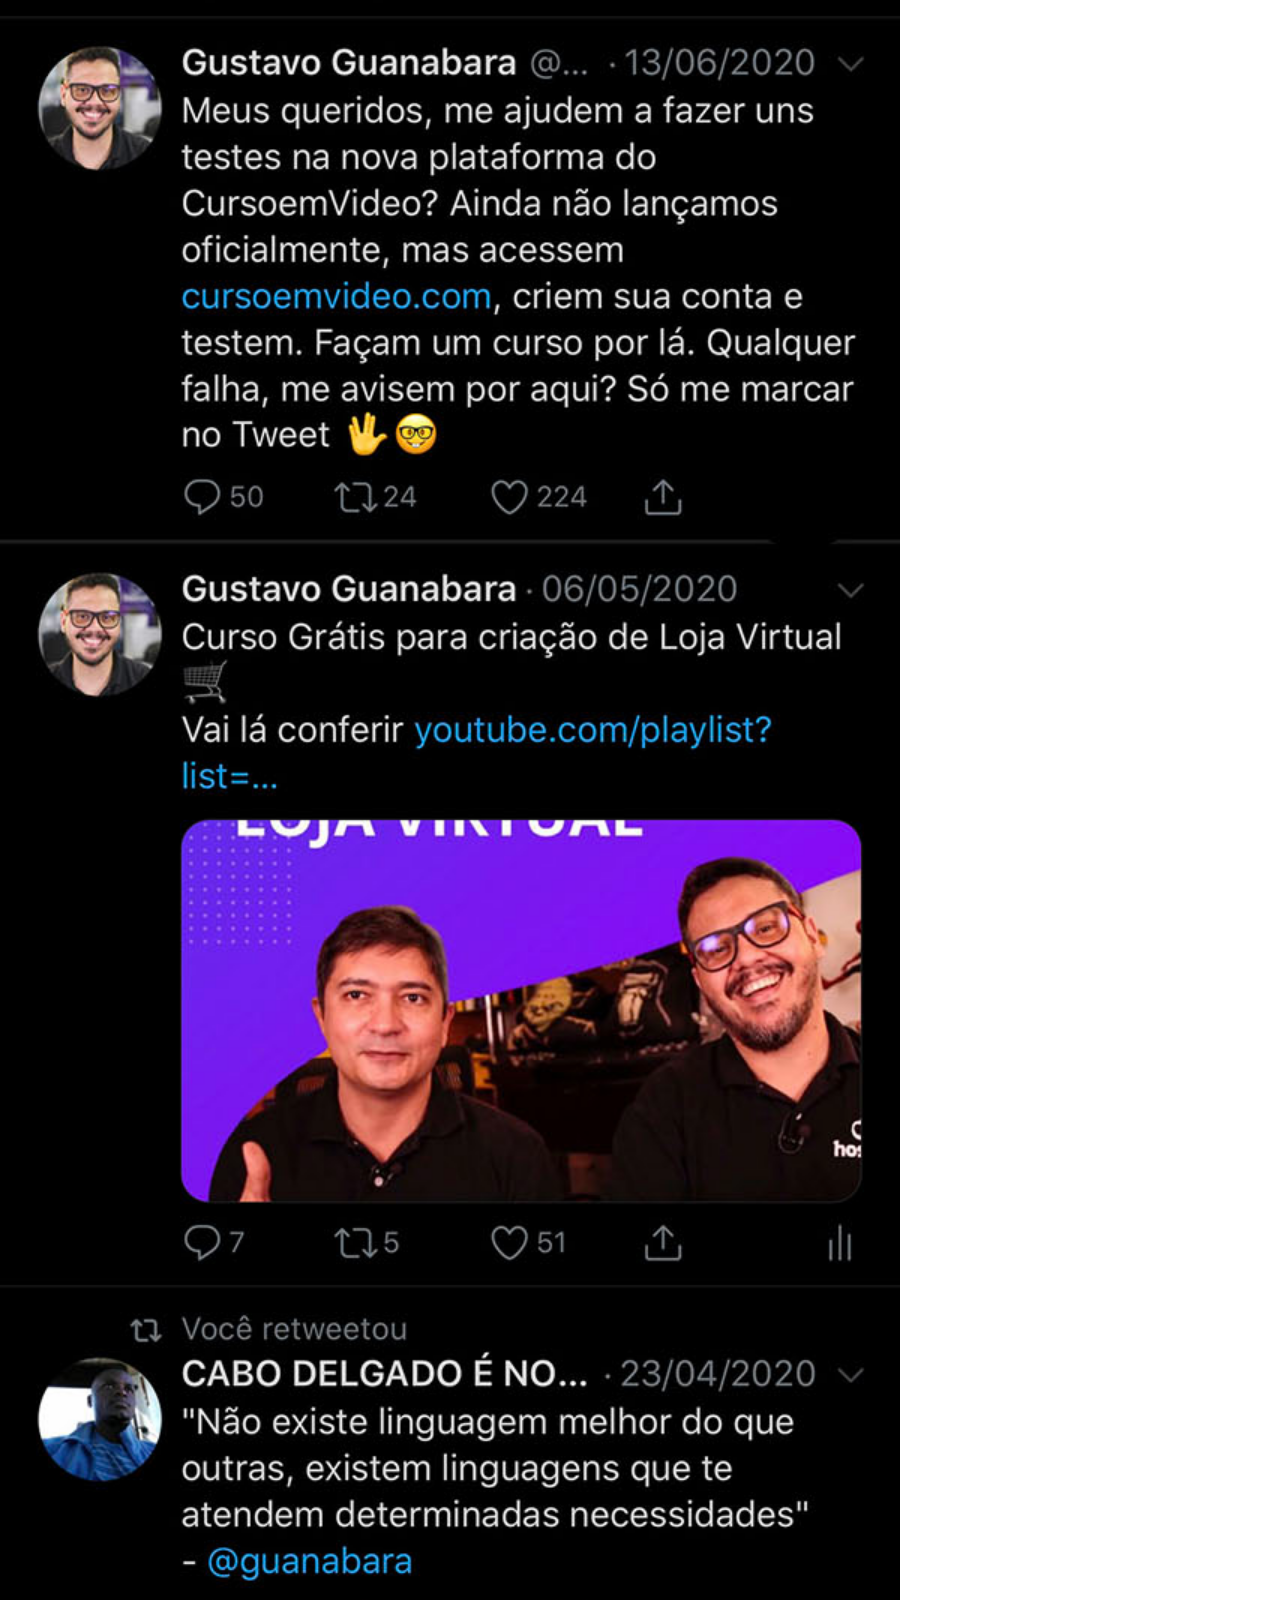
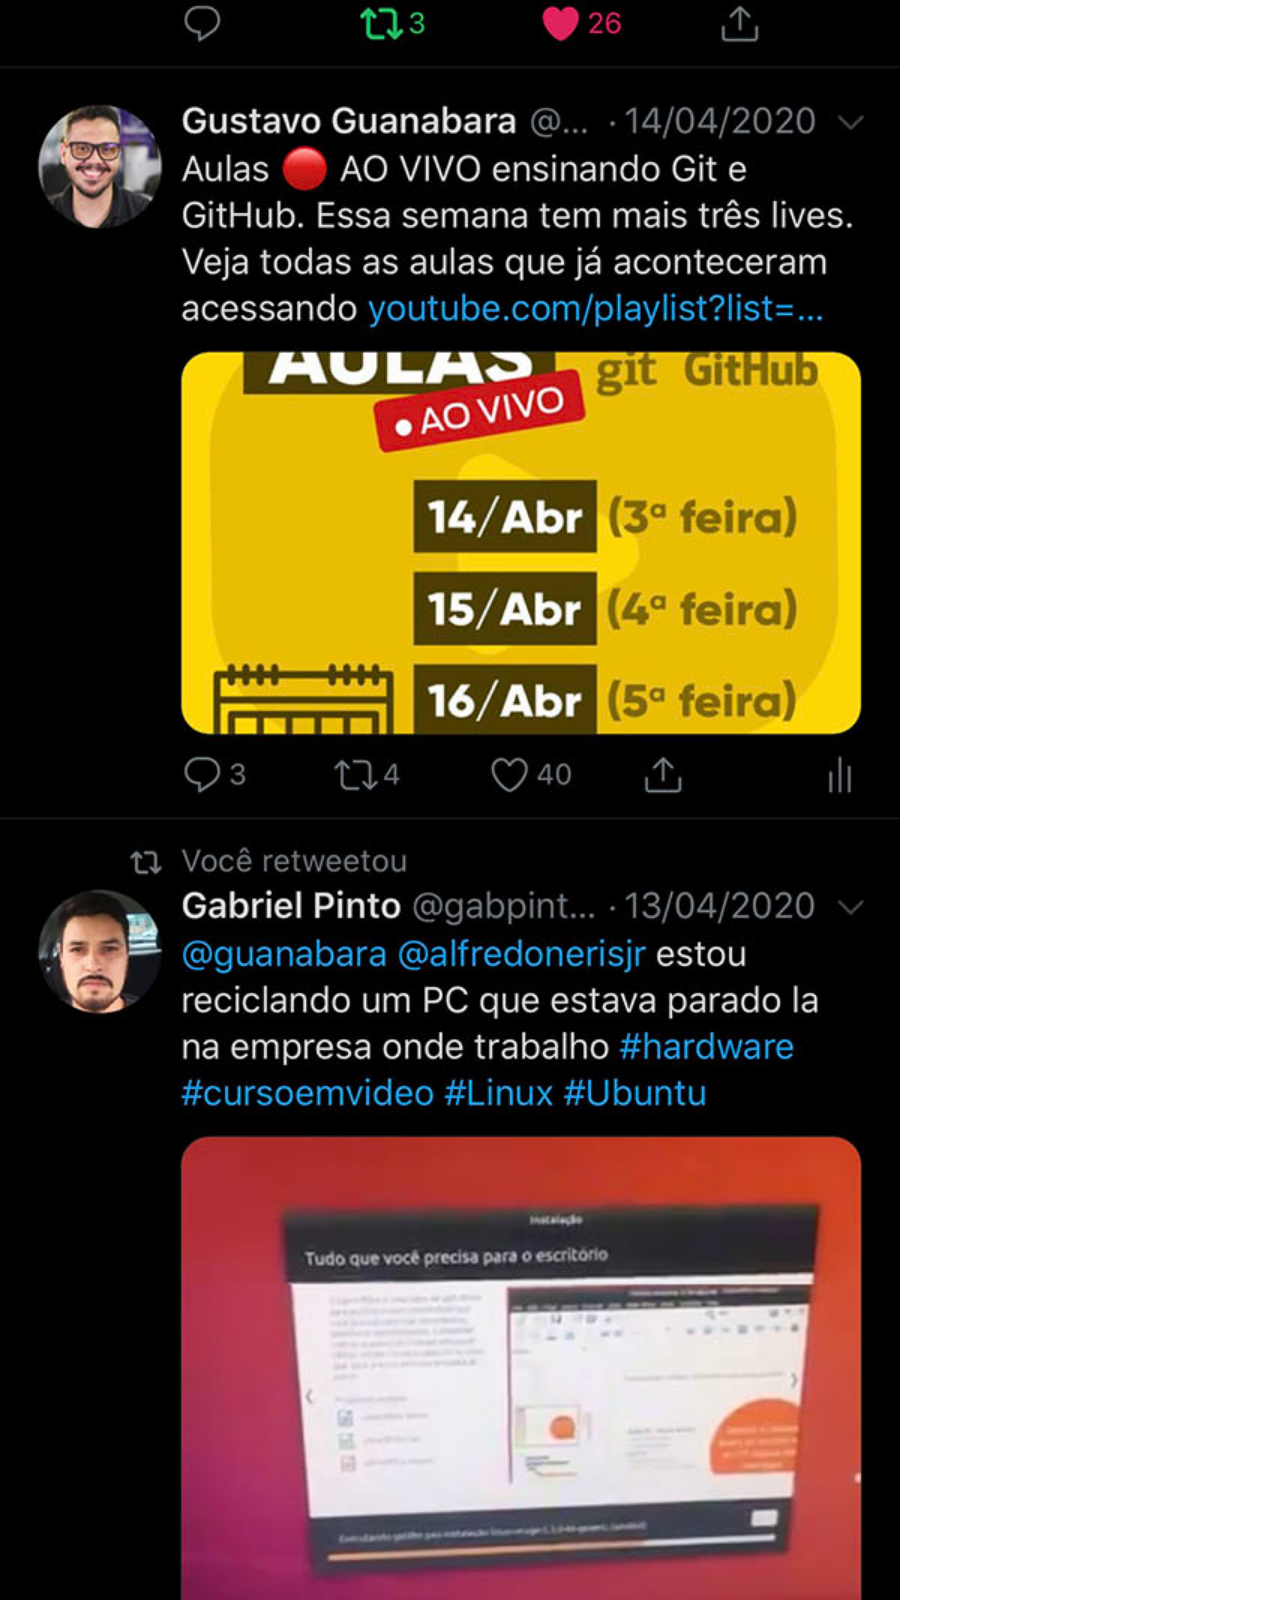
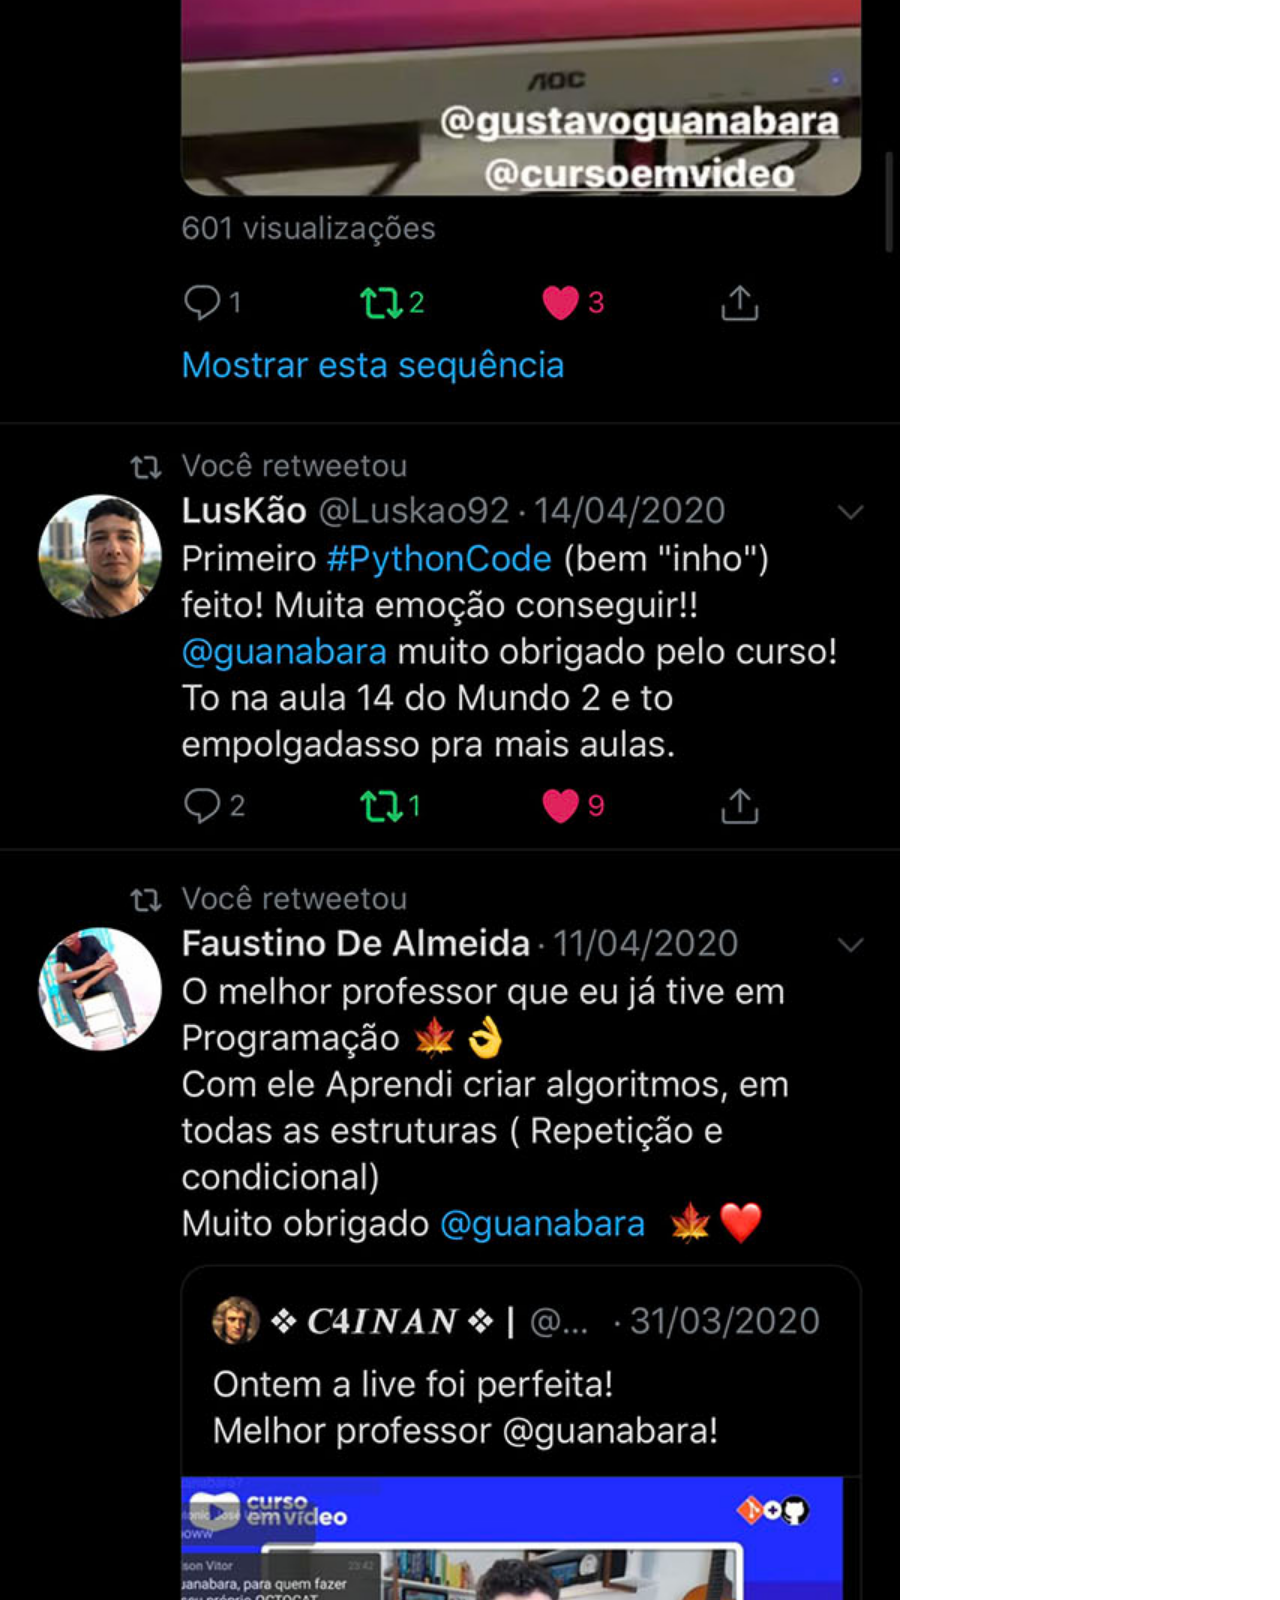
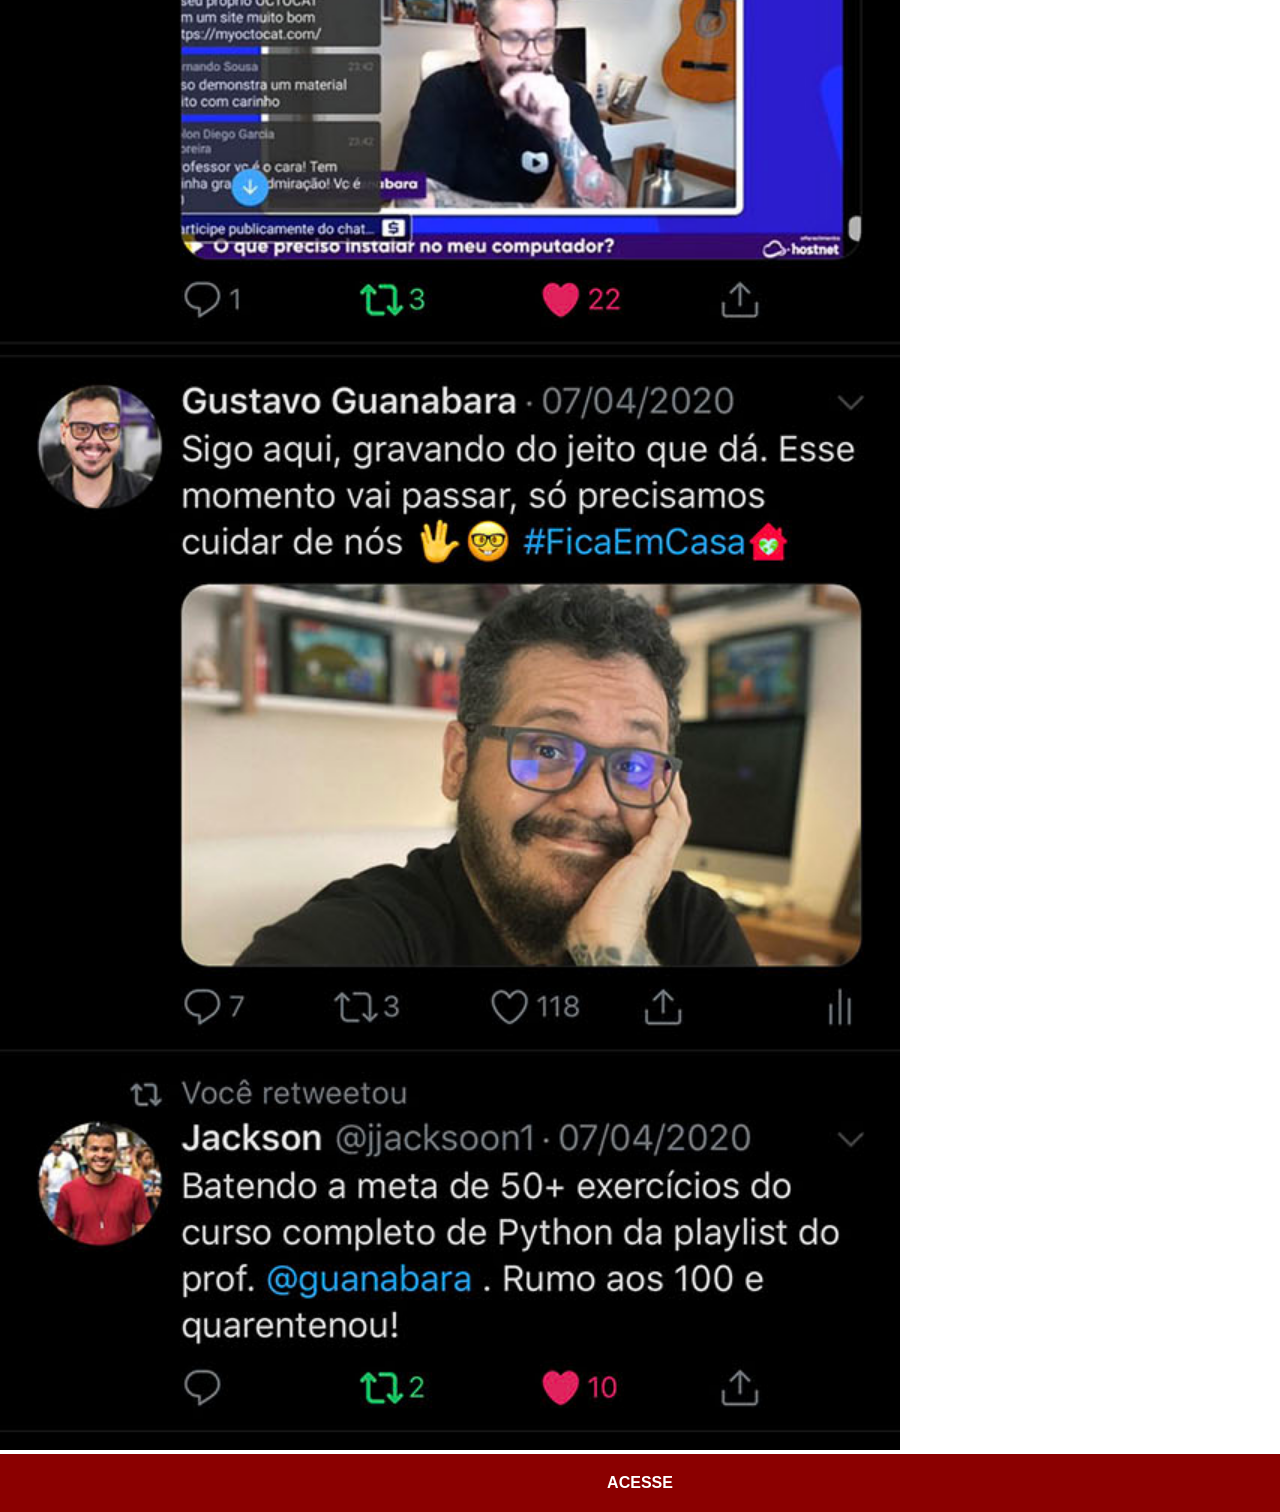
<file: twitter.html>
<!DOCTYPE html>
<html lang="pt-br">
<head>
    <meta charset="UTF-8">
    <meta name="viewport" content="width=device-width, initial-scale=1.0">
    <title>twiiter</title>
    <link rel="stylesheet" href="estilos/social.css">
</head>
<body>
    <img src="imagens/tela-twitter.jpg" alt="twitter">
    <a href="https://www.bing.com/ck/a?!&&p=a464ea5981562b488418e6a5d7c84c0e3aadbab33516fb59f67f2a33e7441646JmltdHM9MTc3OTMyMTYwMA&ptn=3&ver=2&hsh=4&fclid=1220b5b5-e20b-6c87-1b92-a34ee35f6d19&psq=gustavo+guanabara+twitter&u=a1aHR0cHM6Ly94LmNvbS9ndWFuYWJhcmE" target="_blank">ACESSE</a>
</body>
</html>
</file>
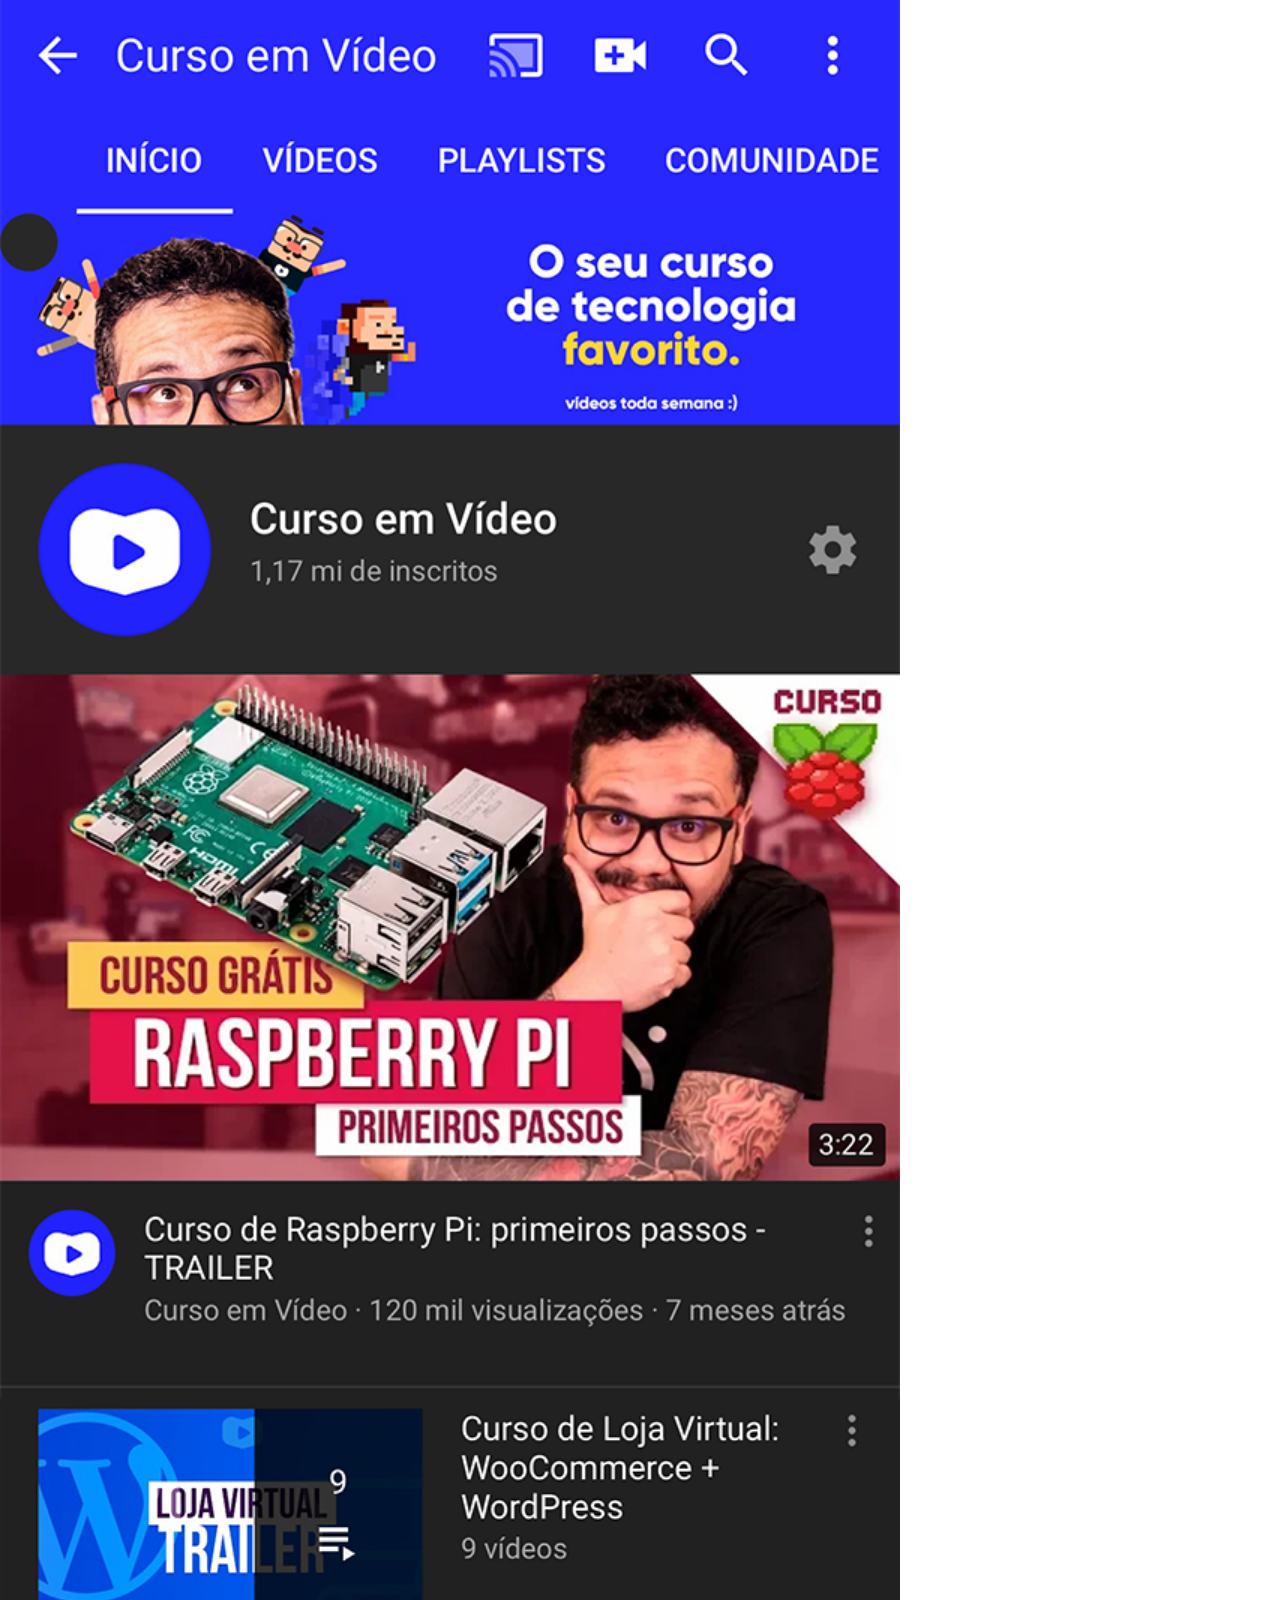
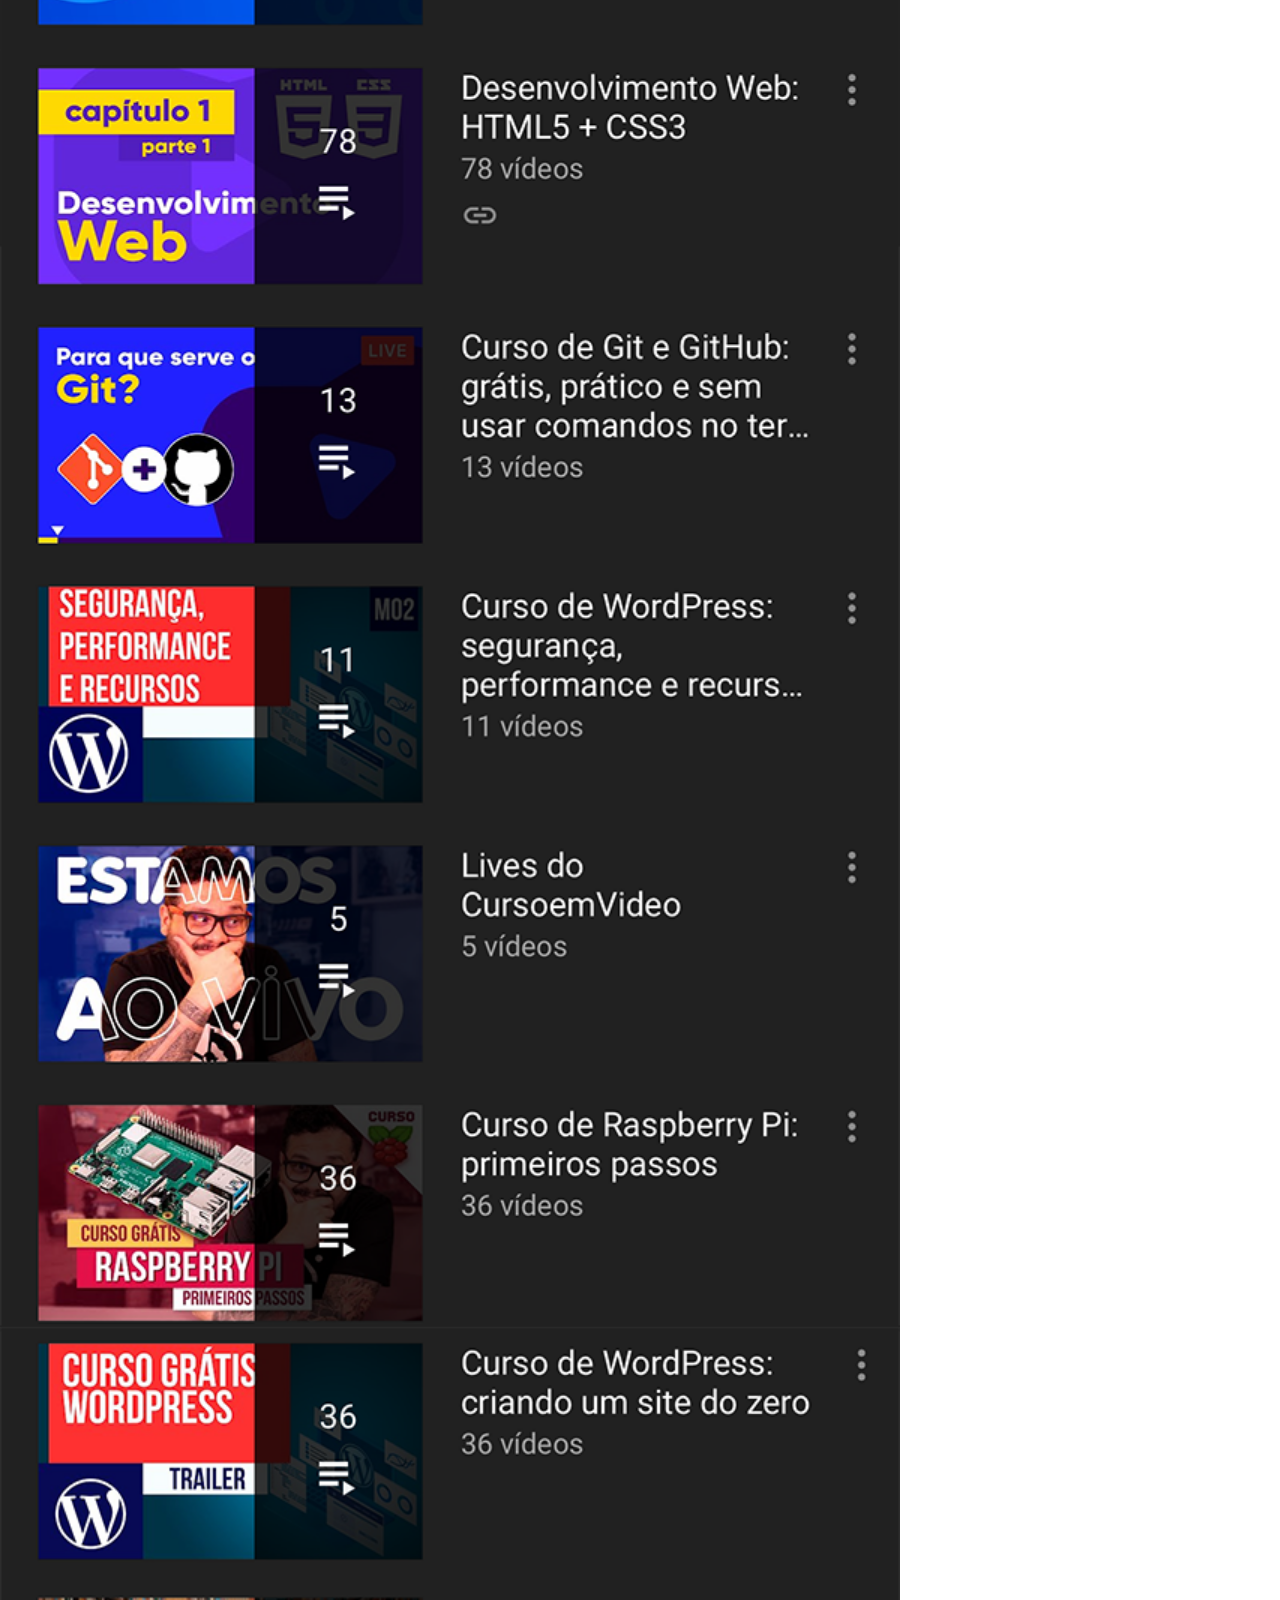
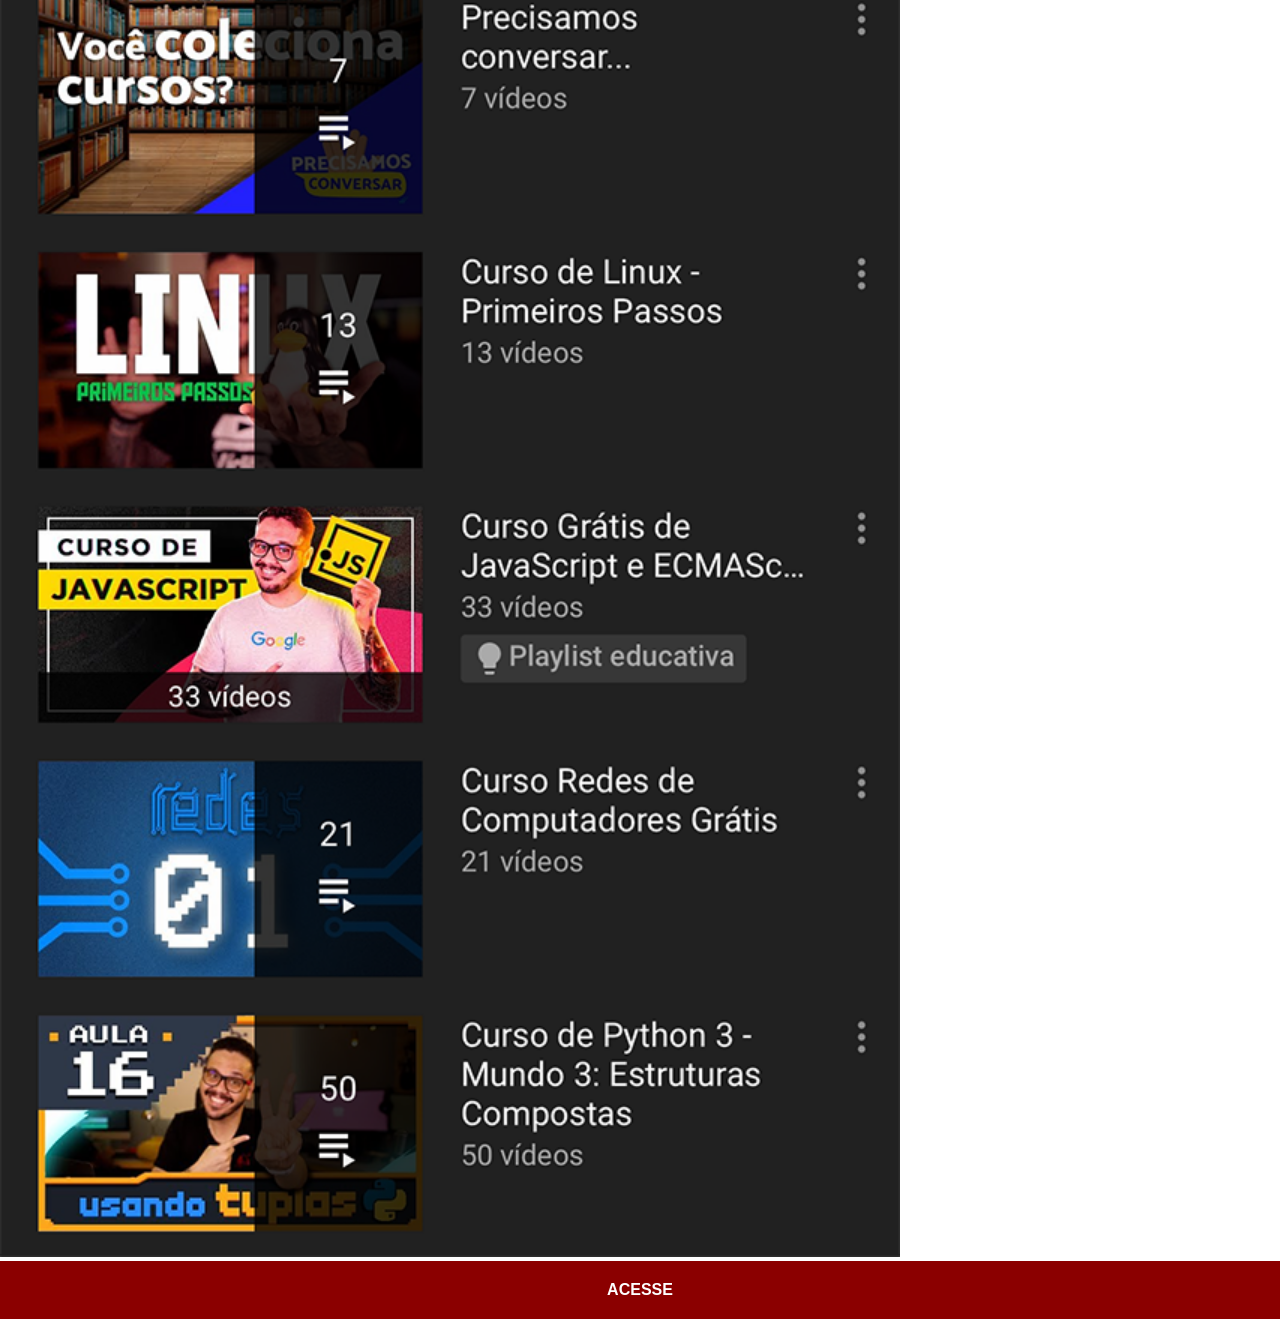
<file: youtube.html>
<!DOCTYPE html>
<html lang="pt-br">
<head>
    <meta charset="UTF-8">
    <meta name="viewport" content="width=device-width, initial-scale=1.0">
    <title>youtube</title>
    <link rel="stylesheet" href="estilos/social.css">
</head>
<body>
    <img src="imagens/tela-youtube.png" alt="youtube">
    <a href="https://www.youtube.com/@cursoemvideo/playlists/" target="_blank">ACESSE</a>
</body>
</html>
</file>
<file: estilos/style.css>
@charset "UTF-8";

* {
    margin: 0px;
    padding: 0px;
    font-family: Arial, Helvetica, sans-serif;
}

html, body {
    height: 100vh;
    width: 100vh;
    background-color:black;
}

body {
    background: url('../imagens/fundo-madeira.jpg') no-repeat top center;
    background-size: cover;
    background-attachment: fixed;
}

main {
    position: relative;
    height: 100vh;
}

section#telefone {
    background: url('../imagens/frame-iphone.png') no-repeat;
    position: absolute;
    top: 50%;
    left: 50%;
    transform: translate(-50%, -50%);
    height: 627px;
    width: 311px;
}

iframe#tela {
    position: relative;
    top: 80px;
    left: 22px;
    width: 267px;
    height: 471px;
}

section#redes-sociais {
    text-align: right;
}

section#redes-sociais img {
    width: 50px;
    margin: 10px;
    border-radius: 50%;
    box-shadow: 2px 2px 5px black;
    box-sizing: border-box;
}

section#redes-sociais img:hover {
    border: 2px solid white;
    transform: translate(-3px, -3px);
    box-shadow: 5px, 5px, 10px black;
    transition: transform 0.5s border 1s;
}
</file>
<file: estilos/social.css>
@charset "UTF-8";

* {
            margin: 0px;
            padding: 0px;
            font-family:Arial, Helvetica, sans-serif;
        }

        ::-webkit-scrollbar {
            width: 0px;
            height: 0px;
        }

        img {
            width: 100vh;
        }
        
        a {
            display: block;
            background-color: darkred;
            color: white;
            padding: 20px;
            text-align: center;
            font-weight: bolder;
            text-decoration: none;
        }

        a:hover {
            background-color: red;
        }
</file>
